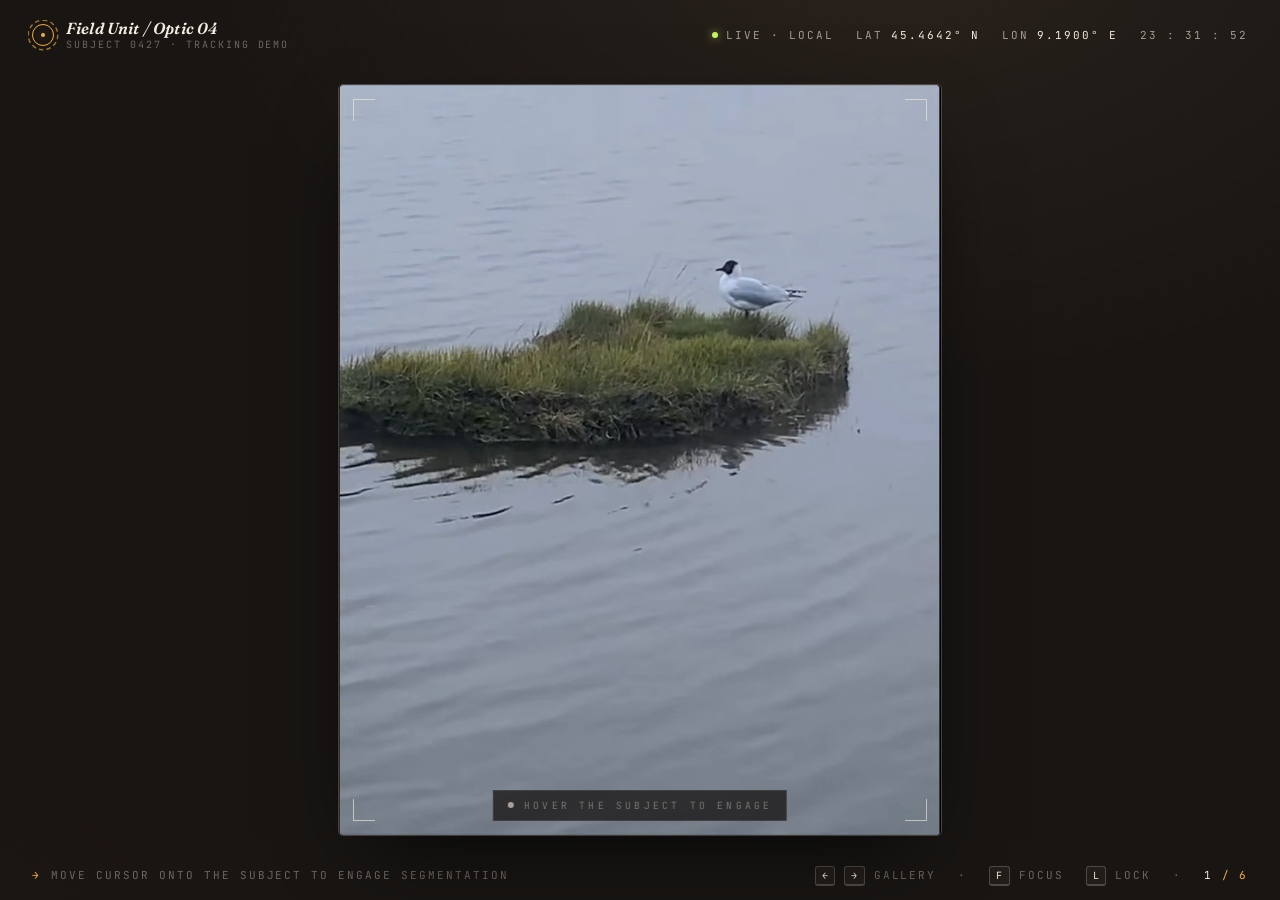
<file: index.html>
<!doctype html>
<html lang="en">
<head>
<meta charset="utf-8" />
<meta name="viewport" content="width=device-width, initial-scale=1, viewport-fit=cover" />
<title>Field Unit · Subject 0427 · Black-headed Gull</title>

<link rel="preconnect" href="https://fonts.googleapis.com" />
<link rel="preconnect" href="https://fonts.gstatic.com" crossorigin />
<link href="https://fonts.googleapis.com/css2?family=Fraunces:ital,opsz,wght@0,9..144,400;0,9..144,600;1,9..144,400;1,9..144,600&family=JetBrains+Mono:wght@300;400;500;600&display=swap" rel="stylesheet" />

<style>
  :root {
    --bg-deep:   #0f0d0c;
    --bg-page:   #181513;
    --bg-rise:   #221d19;
    --glass:     rgba(18, 15, 13, 0.72);
    --glass-2:   rgba(28, 24, 20, 0.55);
    --line:      rgba(244, 237, 224, 0.10);
    --line-hi:   rgba(244, 237, 224, 0.22);
    --ink:       #f4ede0;
    --ink-2:     rgba(244, 237, 224, 0.62);
    --ink-3:     rgba(244, 237, 224, 0.38);
    --amber:     #f5b13c;
    --amber-2:   #ffd07a;
    --amber-glow:rgba(245, 177, 60, 0.45);
    --signal:    #c8f562;
    --crit:      #ff6a4d;

    --display: "Fraunces", "Times New Roman", serif;
    --mono:    "JetBrains Mono", ui-monospace, "SF Mono", Menlo, monospace;

    --ease: cubic-bezier(.22, .61, .36, 1);
    --ease-out: cubic-bezier(.16, 1, .3, 1);

    /* Bird hot-zone in normalized video coordinates (0..1)
       Video is 824x1028. Bird bounding box approx x:510-680 y:215-345 */
    --bird-cx: 71.6%;
    --bird-cy: 27.5%;

    /* Active view aspect ratio — updated by JS when stepping through the gallery */
    --ar-w: 824;
    --ar-h: 1028;
  }

  *, *::before, *::after { box-sizing: border-box; }

  html, body { height: 100%; }

  body {
    margin: 0;
    font-family: var(--mono);
    color: var(--ink);
    background:
      radial-gradient(1200px 800px at 70% -10%, #2a221c 0%, transparent 60%),
      radial-gradient(900px 700px at -10% 110%, #1d1614 0%, transparent 55%),
      var(--bg-page);
    -webkit-font-smoothing: antialiased;
    text-rendering: optimizeLegibility;
    overflow: hidden;
  }

  /* Subtle film grain across whole page */
  body::after {
    content: "";
    position: fixed; inset: 0;
    pointer-events: none;
    background-image: url("data:image/svg+xml;utf8,<svg xmlns='http://www.w3.org/2000/svg' width='240' height='240'><filter id='n'><feTurbulence type='fractalNoise' baseFrequency='0.9' numOctaves='2' stitchTiles='stitch'/><feColorMatrix values='0 0 0 0 0  0 0 0 0 0  0 0 0 0 0  0 0 0 0.55 0'/></filter><rect width='100%' height='100%' filter='url(%23n)'/></svg>");
    opacity: 0.04;
    mix-blend-mode: overlay;
    z-index: 200;
  }

  .page {
    height: 100dvh;
    display: grid;
    grid-template-rows: auto 1fr auto;
    padding: 18px clamp(16px, 3vw, 32px);
    gap: 14px;
  }

  /* ---------- header ---------- */
  .topbar {
    display: flex;
    align-items: center;
    justify-content: space-between;
    gap: 16px;
    font-family: var(--mono);
    font-size: 11px;
    letter-spacing: 0.18em;
    text-transform: uppercase;
    color: var(--ink-2);
  }

  .brand {
    display: flex; align-items: center; gap: 12px;
  }
  .brand-mark {
    width: 22px; height: 22px;
    border: 1px solid var(--amber);
    border-radius: 50%;
    position: relative;
    flex: none;
  }
  .brand-mark::before, .brand-mark::after {
    content: ""; position: absolute; inset: 0;
    border-radius: 50%;
  }
  .brand-mark::before {
    border: 1px dashed rgba(245, 177, 60, 0.6);
    transform: scale(1.55);
    animation: spin 22s linear infinite;
  }
  .brand-mark::after {
    width: 4px; height: 4px;
    background: var(--amber);
    border-radius: 50%;
    inset: auto; left: 50%; top: 50%;
    transform: translate(-50%,-50%);
    box-shadow: 0 0 8px var(--amber-glow);
  }
  @keyframes spin { to { transform: rotate(360deg); } }

  .brand-text { line-height: 1.25; }
  .brand-text strong {
    font-family: var(--display);
    font-style: italic;
    font-weight: 600;
    font-size: 16px;
    letter-spacing: 0.01em;
    color: var(--ink);
    text-transform: none;
    display: block;
  }
  .brand-text span { color: var(--ink-3); font-size: 10px; }

  .top-meta {
    display: flex; align-items: center; gap: 22px;
  }
  .top-meta .pill {
    display: flex; align-items: center; gap: 8px;
  }
  .top-meta .dot {
    width: 6px; height: 6px; border-radius: 50%;
    background: var(--signal);
    box-shadow: 0 0 8px rgba(200, 245, 98, 0.7);
    animation: pulse 1.6s ease-in-out infinite;
  }
  @keyframes pulse {
    0%, 100% { opacity: 1; }
    50% { opacity: 0.35; }
  }
  .top-meta .num { color: var(--ink); font-variant-numeric: tabular-nums; }

  /* ---------- stage / video ---------- */
  .stage {
    position: relative;
    display: grid;
    place-items: center;
    min-height: 0;
  }

  .frame {
    position: relative;
    aspect-ratio: var(--ar-w) / var(--ar-h);
    /* size frame to fit available area while keeping aspect ratio:
       lesser of (available height) and (available width × inverse ratio) */
    height: min(
      calc(100dvh - 56px - 30px - 36px - 28px),     /* viewport - topbar - footer - vert pad - gaps */
      calc((100dvw - 32px) * var(--ar-h) / var(--ar-w))  /* viewport width minus horiz pad, scaled by ratio */
    );
    max-width: 100%;
    background: #000;
    overflow: hidden;
    border-radius: 4px;
    box-shadow:
      0 0 0 1px var(--line-hi),
      0 30px 80px -30px rgba(0,0,0,0.8),
      inset 0 0 60px rgba(0,0,0,0.45);
    cursor: crosshair;
    isolation: isolate;
  }

  /* The image / video layers */
  .layer {
    position: absolute; inset: 0;
    width: 100%; height: 100%;
    object-fit: cover;
    display: block;
    user-select: none;
    -webkit-user-drag: none;
  }
  /* JS toggles which set is active per view */
  .frame.is-image .layer-video { display: none; }
  .frame.is-video .layer-image { display: none; }

  /* Bottom layer: this is the one whose colors invert on hover */
  .layer-invert {
    z-index: 1;
    transition:
      filter 0.55s var(--ease),
      transform 0.6s var(--ease);
  }
  .frame.tracking .layer-invert {
    filter: invert(1) hue-rotate(180deg) saturate(0.55) contrast(1.08) brightness(0.92);
  }

  /* Top layer: same video, masked to the bird silhouette so it stays
     in normal color while the bottom layer is inverted */
  .layer-bird {
    z-index: 2;
    -webkit-mask-image: url("data:image/svg+xml;utf8,<svg xmlns='http://www.w3.org/2000/svg' viewBox='0 0 824 1028' preserveAspectRatio='none'><path fill='white' d='M514 272 Q508 250 528 245 Q540 240 552 241 L553 224 Q562 214 575 216 Q588 220 588 236 Q587 250 591 253 Q616 256 638 268 Q660 279 672 293 Q678 298 666 304 Q638 313 608 317 Q590 320 582 321 L586 344 L572 345 L569 322 Q553 322 540 320 Q522 314 514 302 Q506 285 514 272 Z'/></svg>");
    mask-image: url("data:image/svg+xml;utf8,<svg xmlns='http://www.w3.org/2000/svg' viewBox='0 0 824 1028' preserveAspectRatio='none'><path fill='white' d='M514 272 Q508 250 528 245 Q540 240 552 241 L553 224 Q562 214 575 216 Q588 220 588 236 Q587 250 591 253 Q616 256 638 268 Q660 279 672 293 Q678 298 666 304 Q638 313 608 317 Q590 320 582 321 L586 344 L572 345 L569 322 Q553 322 540 320 Q522 314 514 302 Q506 285 514 272 Z'/></svg>");
    -webkit-mask-size: 100% 100%;
    mask-size: 100% 100%;
    -webkit-mask-repeat: no-repeat;
    mask-repeat: no-repeat;
    opacity: 0;
    transition: opacity 0.45s var(--ease);
    /* Slight glow around the segmentation */
    filter: drop-shadow(0 0 0 transparent);
  }
  .frame.tracking .layer-bird {
    opacity: 1;
    filter: drop-shadow(0 0 6px rgba(245, 177, 60, 0.55));
  }

  /* The visible segmentation outline (drawn separately so it looks like
     a generated AI mask, with dashed amber edges) */
  .seg-outline {
    position: absolute; inset: 0;
    z-index: 3;
    pointer-events: none;
    opacity: 0;
    transition: opacity 0.45s var(--ease);
  }
  .seg-outline path {
    fill: rgba(245, 177, 60, 0.06);
    stroke: var(--amber);
    stroke-width: 1.4;
    stroke-dasharray: 4 4;
    filter: drop-shadow(0 0 4px var(--amber-glow));
    animation: dashflow 18s linear infinite;
  }
  @keyframes dashflow { to { stroke-dashoffset: -200; } }
  .frame.tracking .seg-outline { opacity: 1; }

  /* Scanlines that appear over the inverted area on hover */
  .scanlines {
    position: absolute; inset: 0;
    z-index: 3;
    pointer-events: none;
    background-image: repeating-linear-gradient(
      0deg,
      rgba(245, 177, 60, 0.05) 0px,
      rgba(245, 177, 60, 0.05) 1px,
      transparent 1px,
      transparent 3px
    );
    opacity: 0;
    transition: opacity 0.4s var(--ease);
    mix-blend-mode: screen;
  }
  .frame.tracking .scanlines { opacity: 0.7; }

  /* Frame corner brackets (always faintly visible, sharper on hover) */
  .corners {
    position: absolute; inset: 14px;
    z-index: 4;
    pointer-events: none;
  }
  .corners::before,
  .corners::after,
  .corners > i:first-child,
  .corners > i:last-child {
    content: "";
    position: absolute;
    width: 22px; height: 22px;
    border: 1.5px solid var(--ink-2);
    transition: border-color 0.4s var(--ease), width 0.4s var(--ease), height 0.4s var(--ease);
  }
  .corners::before { top: 0; left: 0; border-right: 0; border-bottom: 0; }
  .corners::after  { top: 0; right: 0; border-left: 0; border-bottom: 0; }
  .corners > i:first-child { bottom: 0; left: 0; border-right: 0; border-top: 0; }
  .corners > i:last-child  { bottom: 0; right: 0; border-left: 0; border-top: 0; }
  .frame.tracking .corners::before,
  .frame.tracking .corners::after,
  .frame.tracking .corners > i:first-child,
  .frame.tracking .corners > i:last-child {
    border-color: var(--amber);
    width: 28px; height: 28px;
  }

  /* "READY" hint pip in the corner — subtle indicator that the system is alive */
  .standby {
    position: absolute;
    bottom: 14px; left: 50%;
    transform: translateX(-50%);
    z-index: 5;
    font-family: var(--mono);
    font-size: 10px;
    letter-spacing: 0.32em;
    text-transform: uppercase;
    color: var(--ink-3);
    background: var(--glass);
    padding: 8px 14px;
    border: 1px solid var(--line);
    backdrop-filter: blur(8px);
    -webkit-backdrop-filter: blur(8px);
    display: flex; align-items: center; gap: 10px;
    transition: opacity 0.3s var(--ease), transform 0.3s var(--ease);
  }
  .standby::before {
    content: "";
    width: 6px; height: 6px; border-radius: 50%;
    background: var(--ink-2);
    animation: blink 2.2s ease-in-out infinite;
  }
  @keyframes blink { 0%, 100% { opacity: 0.3; } 50% { opacity: 1; } }
  .frame.tracking .standby { opacity: 0; transform: translate(-50%, 8px); }

  /* Reticle around the bird */
  .reticle {
    position: absolute;
    left: var(--bird-cx); top: var(--bird-cy);
    transform: translate(-50%, -50%);
    width: 130px; height: 130px;
    z-index: 5;
    pointer-events: none;
    opacity: 0;
    transition: opacity 0.4s var(--ease), width 0.4s var(--ease), height 0.4s var(--ease);
  }
  .frame.tracking .reticle { opacity: 1; }
  .reticle .ring {
    position: absolute; inset: 0;
    border: 1px solid var(--amber);
    border-radius: 50%;
    animation: ringpulse 2.4s ease-in-out infinite;
  }
  .reticle .ring.r2 {
    inset: -18px;
    border-style: dashed;
    border-color: rgba(245, 177, 60, 0.45);
    animation: spin 14s linear infinite;
  }
  @keyframes ringpulse {
    0%, 100% { transform: scale(1);   opacity: 0.9; }
    50%      { transform: scale(1.06); opacity: 0.5; }
  }
  .reticle .tick {
    position: absolute;
    background: var(--amber);
    box-shadow: 0 0 6px var(--amber-glow);
  }
  .reticle .tick.t1 { left: 50%; top: -6px;  width: 1px; height: 8px; transform: translateX(-50%); }
  .reticle .tick.t2 { left: 50%; bottom: -6px; width: 1px; height: 8px; transform: translateX(-50%); }
  .reticle .tick.t3 { top: 50%; left: -6px; width: 8px; height: 1px; transform: translateY(-50%); }
  .reticle .tick.t4 { top: 50%; right: -6px; width: 8px; height: 1px; transform: translateY(-50%); }

  /* ---------- HUD panels ---------- */
  .hud {
    position: absolute;
    z-index: 6;
    background: var(--glass);
    backdrop-filter: blur(14px) saturate(1.2);
    -webkit-backdrop-filter: blur(14px) saturate(1.2);
    border: 1px solid var(--line-hi);
    color: var(--ink);
    opacity: 0;
    pointer-events: none;
    transition: opacity 0.5s var(--ease), transform 0.5s var(--ease-out);
  }
  .frame.tracking .hud { opacity: 1; }

  /* Distance panel — top left */
  .hud-distance {
    top: 18px; left: 18px;
    padding: 14px 16px 12px;
    min-width: 220px;
    transform: translate(-12px, 0);
  }
  .frame.tracking .hud-distance { transform: translate(0, 0); }

  .hud-label {
    display: flex; align-items: center; justify-content: space-between;
    font-size: 10px;
    letter-spacing: 0.32em;
    text-transform: uppercase;
    color: var(--ink-3);
    margin-bottom: 6px;
  }
  .hud-label .right {
    color: var(--amber);
    letter-spacing: 0.14em;
  }
  .hud-distance .value {
    font-family: var(--display);
    font-style: italic;
    font-weight: 600;
    font-size: 44px;
    line-height: 1;
    letter-spacing: -0.01em;
    color: var(--ink);
    display: flex;
    align-items: baseline;
    gap: 6px;
  }
  .hud-distance .value .unit {
    font-family: var(--mono);
    font-style: normal;
    font-size: 13px;
    color: var(--ink-2);
    letter-spacing: 0.1em;
    margin-left: 2px;
  }
  .hud-distance .sub {
    margin-top: 8px;
    display: flex; align-items: center; gap: 10px;
    font-size: 10px; letter-spacing: 0.18em;
    color: var(--ink-3);
    text-transform: uppercase;
  }

  /* Sonar pulse visualization */
  .sonar {
    position: relative;
    width: 100%; height: 36px;
    margin-top: 10px;
    border: 1px solid var(--line);
    background:
      linear-gradient(90deg, rgba(245,177,60,0.08), transparent 60%),
      repeating-linear-gradient(90deg, rgba(244,237,224,0.06) 0 1px, transparent 1px 22px);
    overflow: hidden;
  }
  .sonar::before {
    content: "";
    position: absolute;
    top: 0; left: 0; bottom: 0;
    width: 2px;
    background: var(--amber);
    box-shadow: 0 0 10px var(--amber-glow);
    animation: sonar 2.6s linear infinite;
  }
  @keyframes sonar {
    0% { transform: translateX(0); opacity: 1; }
    85% { opacity: 1; }
    100% { transform: translateX(220px); opacity: 0; }
  }
  .sonar .blip {
    position: absolute;
    top: 50%; left: 70%;
    width: 6px; height: 6px;
    border-radius: 50%;
    background: var(--amber);
    transform: translate(-50%, -50%);
    box-shadow: 0 0 0 0 var(--amber-glow);
    animation: blip 2.6s ease-out infinite;
  }
  @keyframes blip {
    0%, 60% { box-shadow: 0 0 0 0 rgba(245, 177, 60, 0.55); }
    100%    { box-shadow: 0 0 0 14px rgba(245, 177, 60, 0); }
  }

  /* Bird info card — bottom left */
  .hud-bird {
    bottom: 18px; left: 18px;
    padding: 16px 18px 14px;
    min-width: 280px;
    max-width: 60%;
    transform: translate(-12px, 12px);
  }
  .frame.tracking .hud-bird { transform: translate(0, 0); }

  .hud-bird .head {
    display: flex; align-items: baseline; justify-content: space-between;
    gap: 16px;
    border-bottom: 1px solid var(--line);
    padding-bottom: 10px;
    margin-bottom: 10px;
  }
  .hud-bird .head .common {
    font-family: var(--display);
    font-weight: 600;
    font-size: 22px;
    line-height: 1.05;
    letter-spacing: -0.005em;
    color: var(--ink);
  }
  .hud-bird .head .latin {
    font-family: var(--display);
    font-style: italic;
    font-weight: 400;
    font-size: 12px;
    color: var(--ink-2);
    margin-top: 3px;
    letter-spacing: 0.005em;
  }
  .hud-bird .head .conf {
    font-family: var(--mono);
    font-size: 11px;
    letter-spacing: 0.12em;
    color: var(--amber);
    text-align: right;
    white-space: nowrap;
  }
  .hud-bird .head .conf small {
    display: block;
    color: var(--ink-3);
    font-size: 9px;
    letter-spacing: 0.32em;
    margin-bottom: 2px;
  }

  .grid {
    display: grid;
    grid-template-columns: 1fr 1fr;
    gap: 10px 18px;
  }
  .grid .cell {
    display: flex; flex-direction: column; gap: 3px;
  }
  .cell .k {
    font-size: 9.5px;
    letter-spacing: 0.3em;
    text-transform: uppercase;
    color: var(--ink-3);
  }
  .cell .v {
    font-family: var(--display);
    font-size: 14px;
    color: var(--ink);
    letter-spacing: 0.005em;
    font-weight: 500;
  }
  .cell .v em {
    font-style: italic;
    color: var(--ink-2);
    font-weight: 400;
  }

  .behaviour {
    margin-top: 12px;
    padding-top: 10px;
    border-top: 1px dashed var(--line);
    display: flex; align-items: flex-start; gap: 10px;
  }
  .behaviour .tag {
    font-family: var(--mono);
    font-size: 9.5px;
    letter-spacing: 0.28em;
    text-transform: uppercase;
    color: var(--bg-deep);
    background: var(--amber);
    padding: 4px 8px 3px;
    border-radius: 2px;
    flex: none;
    margin-top: 1px;
  }
  .behaviour .desc {
    font-family: var(--display);
    font-style: italic;
    font-size: 13px;
    color: var(--ink);
    line-height: 1.35;
  }

  /* Top-right meta panel: timestamp / REC */
  .hud-meta {
    top: 18px; right: 18px;
    padding: 10px 12px;
    text-align: right;
    transform: translate(12px, 0);
  }
  .frame.tracking .hud-meta { transform: translate(0, 0); }
  .hud-meta .row {
    display: flex; align-items: center; justify-content: flex-end; gap: 8px;
    font-size: 10px; letter-spacing: 0.22em;
    text-transform: uppercase;
    color: var(--ink-2);
  }
  .hud-meta .row + .row { margin-top: 5px; }
  .hud-meta .rec-dot {
    width: 7px; height: 7px; border-radius: 50%;
    background: var(--crit);
    box-shadow: 0 0 8px rgba(255, 106, 77, 0.7);
    animation: blink 1.2s ease-in-out infinite;
  }
  .hud-meta .num {
    font-variant-numeric: tabular-nums;
    color: var(--ink);
    letter-spacing: 0.14em;
  }

  /* Connector line from reticle down to info card */
  .connector {
    position: absolute;
    z-index: 5;
    left: calc(var(--bird-cx) - 65px);
    top: calc(var(--bird-cy) + 28px);
    width: 1px;
    height: 0;
    background: linear-gradient(to bottom, var(--amber), transparent);
    opacity: 0;
    transition: height 0.6s var(--ease) 0.1s, opacity 0.4s var(--ease);
  }
  .frame.tracking .connector {
    height: 28%;
    opacity: 0.75;
  }

  /* ---------- footer ---------- */
  .footer {
    display: flex;
    align-items: center;
    justify-content: space-between;
    gap: 16px;
    font-size: 11px;
    letter-spacing: 0.18em;
    text-transform: uppercase;
    color: var(--ink-3);
  }
  .footer .hint {
    display: flex; align-items: center; gap: 10px;
  }
  .footer .arrow {
    color: var(--amber);
    animation: nudge 2.2s ease-in-out infinite;
  }
  @keyframes nudge {
    0%, 100% { transform: translateX(0); }
    50%      { transform: translateX(4px); }
  }
  .footer .right {
    display: flex; align-items: center; gap: 22px;
  }
  .footer kbd {
    font-family: var(--mono);
    font-size: 10px;
    padding: 2px 6px;
    border: 1px solid var(--line-hi);
    border-bottom-width: 2px;
    border-radius: 3px;
    color: var(--ink);
    background: var(--bg-rise);
    letter-spacing: 0.05em;
  }
  .footer .gallery-pos {
    color: var(--amber);
    font-variant-numeric: tabular-nums;
    letter-spacing: 0.16em;
  }
  .footer .gallery-pos #galleryIdx { color: var(--ink); }

  /* tighter layout on smaller screens */
  @media (max-width: 720px) {
    .page { padding: 12px 14px; gap: 10px; }
    .hud-distance { min-width: 0; padding: 10px 12px 9px; }
    .hud-distance .value { font-size: 32px; }
    .sonar { display: none; }
    .hud-bird { min-width: 0; max-width: calc(100% - 28px); padding: 12px 14px; left: 14px; bottom: 14px; }
    .hud-bird .head .common { font-size: 18px; }
    .hud-bird .head .latin { font-size: 11px; }
    .grid { grid-template-columns: 1fr 1fr; gap: 6px 12px; }
    .cell .v { font-size: 12px; }
    .behaviour .desc { font-size: 12px; }
    .behaviour .tag { font-size: 9px; padding: 3px 7px 2px; }
    .hud-meta { display: none; }
    .hud-distance .hud-label > span:first-child::after { content: ""; }
    .hud-distance { right: 14px; }
    .hud-distance { top: 14px; left: 14px; }
    .hud-distance .value { font-size: 28px; }

    .topbar { font-size: 10px; gap: 10px; }
    .brand-text strong { font-size: 13px; line-height: 1.1; }
    .brand-text span { display: none; }
    .top-meta { gap: 12px; }
    .top-meta .pill:not(:first-child):not(#clock) { display: none; }
    .top-meta .pill#clock { font-size: 10px; }

    .footer { font-size: 10px; gap: 8px; }
    .footer .right { display: none; }

    .reticle { width: 86px; height: 86px; }
    .standby { font-size: 9px; padding: 6px 11px; bottom: 10px; letter-spacing: 0.28em; }
    .corners { inset: 10px; }
  }
</style>
</head>
<body>

<div class="page">

  <!-- ============ HEADER ============ -->
  <header class="topbar">
    <div class="brand">
      <div class="brand-mark" aria-hidden="true"></div>
      <div class="brand-text">
        <strong>Field Unit / Optic 04</strong>
        <span>Subject 0427 · Tracking Demo</span>
      </div>
    </div>
    <div class="top-meta">
      <div class="pill"><span class="dot"></span><span>Live · Local</span></div>
      <div class="pill">Lat <span class="num">45.4642° N</span></div>
      <div class="pill">Lon <span class="num">9.1900° E</span></div>
      <div class="pill" id="clock">— : — : —</div>
    </div>
  </header>

  <!-- ============ STAGE ============ -->
  <main class="stage">
    <div class="frame is-video" id="frame">

      <!-- bottom video — gets the colour inversion on hover -->
      <video class="layer layer-invert layer-video" id="vBg"
             muted playsinline autoplay loop preload="auto" disablepictureinpicture>
        <source src="bird.mp4" type="video/mp4">
        <source src="bird.webm" type="video/webm">
      </video>

      <!-- top video — same source, masked to bird silhouette so the bird stays normal -->
      <video class="layer layer-bird layer-video" id="vBird"
             muted playsinline autoplay loop preload="auto" disablepictureinpicture aria-hidden="true">
        <source src="bird.mp4" type="video/mp4">
        <source src="bird.webm" type="video/webm">
      </video>

      <!-- still-image layers (used when stepping into the gallery via arrow keys) -->
      <img class="layer layer-invert layer-image" id="iBg" alt="" draggable="false">
      <img class="layer layer-bird layer-image" id="iBird" alt="" aria-hidden="true" draggable="false">

      <!-- visible segmentation outline (matches the mask path above) -->
      <svg class="seg-outline" viewBox="0 0 824 1028" preserveAspectRatio="none" aria-hidden="true">
        <path d="M514 272 Q508 250 528 245 Q540 240 552 241 L553 224 Q562 214 575 216 Q588 220 588 236 Q587 250 591 253 Q616 256 638 268 Q660 279 672 293 Q678 298 666 304 Q638 313 608 317 Q590 320 582 321 L586 344 L572 345 L569 322 Q553 322 540 320 Q522 314 514 302 Q506 285 514 272 Z"/>
      </svg>

      <!-- scanline veneer over the inverted area -->
      <div class="scanlines" aria-hidden="true"></div>

      <!-- frame brackets -->
      <div class="corners" aria-hidden="true"><i></i><i></i></div>

      <!-- standby hint (replaced by HUD on hover) -->
      <div class="standby">Hover the subject to engage</div>

      <!-- reticle around the bird -->
      <div class="reticle" aria-hidden="true">
        <div class="ring"></div>
        <div class="ring r2"></div>
        <div class="tick t1"></div>
        <div class="tick t2"></div>
        <div class="tick t3"></div>
        <div class="tick t4"></div>
      </div>

      <!-- thin connector line from subject to info card -->
      <div class="connector" aria-hidden="true"></div>

      <!-- DISTANCE HUD (top left) -->
      <aside class="hud hud-distance" aria-label="Distance to subject">
        <div class="hud-label">
          <span>Distance to subject</span>
          <span class="right"> Vision</span>
        </div>
        <div class="value">
          <span id="distVal">12.4</span><span class="unit">m</span>
        </div>
        <div class="sub">
          <span id="distErr">± 0.18 m</span>
          <span>·</span>
          <span id="distBearing">Bearing 287°</span>
        </div>
        <div class="sonar" aria-hidden="true">
          <div class="blip"></div>
        </div>
      </aside>

      <!-- META HUD (top right) -->
      <aside class="hud hud-meta" aria-label="Capture metadata">
        <div class="row"><span class="rec-dot"></span><span>REC · 4K · 30 fps</span></div>
        <div class="row"><span>ƒ/2.8 · 1/240 · ISO 400</span></div>
        <div class="row"><span>Frame</span><span class="num" id="frameNum">000</span></div>
      </aside>

      <!-- BIRD INFO CARD (bottom left) -->
      <aside class="hud hud-bird" aria-label="Subject information">
        <div class="head">
          <div>
            <div class="common" id="birdCommon">Black-headed Gull</div>
            <div class="latin" id="birdLatin">Chroicocephalus ridibundus</div>
          </div>
          <div class="conf">
            <small>Match</small>
            <span id="birdMatch">97.4</span> %
          </div>
        </div>

        <div class="grid">
          <div class="cell">
            <div class="k">Age</div>
            <div class="v" id="birdAge">Adult <em>· 3–5 yr</em></div>
          </div>
          <div class="cell">
            <div class="k">Sex</div>
            <div class="v" id="birdSex">Male <em>· likely</em></div>
          </div>
          <div class="cell">
            <div class="k">Plumage</div>
            <div class="v" id="birdPlumage">Breeding</div>
          </div>
          <div class="cell">
            <div class="k">Status</div>
            <div class="v" id="birdStatus">Least concern</div>
          </div>
        </div>

        <div class="behaviour">
          <span class="tag">Behaviour</span>
          <div class="desc" id="birdBehaviour">Preening — at rest on a vegetated mid‑channel islet, alert but undisturbed.</div>
        </div>
      </aside>

    </div>
  </main>

  <!-- ============ FOOTER ============ -->
  <footer class="footer">
    <div class="hint">
      <span class="arrow">→</span>
      <span>Move cursor onto the subject to engage segmentation</span>
    </div>
    <div class="right">
      <span><kbd>←</kbd> <kbd>→</kbd> Gallery</span>
      <span>·</span>
      <span><kbd>F</kbd> Focus</span>
      <span><kbd>L</kbd> Lock</span>
      <span>·</span>
      <span class="gallery-pos"><span id="galleryIdx">1</span> / <span id="galleryTot">1</span></span>
    </div>
  </footer>

</div>

<script>
  // ------------------------------------------------------------------
  // Gallery views
  //   View 0 = the original video (Black-headed Gull preening).
  //   Views 1..5 = still images dropped into /assets, each with its own
  //   segmentation mask path (in the image's pixel space), reticle anchor,
  //   hover hot-zone, distance readout, and bird info card.
  // ------------------------------------------------------------------
  const views = [
    {
      type: 'video',
      ar: [824, 1028],
      viewBox: '0 0 824 1028',
      mask: 'M514 272 Q508 250 528 245 Q540 240 552 241 L553 224 Q562 214 575 216 Q588 220 588 236 Q587 250 591 253 Q616 256 638 268 Q660 279 672 293 Q678 298 666 304 Q638 313 608 317 Q590 320 582 321 L586 344 L572 345 L569 322 Q553 322 540 320 Q522 314 514 302 Q506 285 514 272 Z',
      reticle: { cx: '71.6%', cy: '27.5%' },
      zone: { x1: 0.55, y1: 0.21, x2: 0.86, y2: 0.37 },
      distance: 12.4, distError: '± 0.18 m', bearing: 'Bearing 287°',
      info: {
        common: 'Black-headed Gull',
        latin:  'Chroicocephalus ridibundus',
        match:  '97.4',
        age:    ['Adult', '· 3–5 yr'],
        sex:    ['Male', '· likely'],
        plumage:'Breeding',
        status: 'Least concern',
        behaviour: 'Preening — at rest on a vegetated mid‑channel islet, alert but undisturbed.'
      },
      frameId: null  // dynamic counter for the video
    },
    {
      type: 'image',
      src: 'assets/bird-1.jpeg',
      ar: [1080, 1349],
      viewBox: '0 0 1080 1349',
      // Three gulls in flight — top, mid-channel, bottom (compound path)
      mask: 'M 130 290 Q 110 240 160 175 Q 210 140 260 150 Q 285 200 295 240 Q 340 280 360 320 Q 320 365 270 380 Q 210 380 170 360 Q 130 330 130 290 Z M 290 760 Q 290 730 340 720 Q 400 715 460 735 Q 485 755 480 775 Q 440 800 380 800 Q 325 800 300 790 Q 290 780 290 760 Z M 180 1180 Q 200 1090 270 1010 Q 320 970 360 990 Q 380 1040 400 1100 Q 430 1170 480 1220 Q 520 1245 540 1240 Q 470 1250 380 1240 Q 290 1240 220 1230 Q 185 1215 180 1180 Z',
      reticle: { cx: '32%', cy: '20%' },
      zone: { x1: 0.06, y1: 0.04, x2: 0.55, y2: 0.95 },
      distance: 8.7, distError: '± 0.42 m', bearing: 'Bearing 194°',
      info: {
        common: 'Black-headed Gulls',
        latin:  'Chroicocephalus ridibundus',
        match:  '94.1',
        age:    ['Adults', '· 3 individuals'],
        sex:    ['Mixed', '· flock'],
        plumage:'Non-breeding',
        status: 'Least concern',
        behaviour: 'Skim-foraging — synchronised low-pass beneath a graffitied culvert, scanning the water surface for prey.'
      },
      frameId: 'STL · 4827'
    },
    {
      type: 'image',
      src: 'assets/bird-2.png',
      ar: [900, 900],
      viewBox: '0 0 900 900',
      // Peregrine falcon perched, body upright, head at top
      mask: 'M 395 215 Q 378 200 410 192 Q 440 192 458 215 Q 472 250 470 295 Q 470 340 462 380 Q 455 420 438 440 Q 410 452 388 438 Q 370 410 368 370 Q 367 320 372 280 Q 378 240 388 220 Q 392 215 395 215 Z',
      reticle: { cx: '47%', cy: '36%' },
      zone: { x1: 0.32, y1: 0.18, x2: 0.62, y2: 0.62 },
      distance: 24.6, distError: '± 0.31 m', bearing: 'Bearing 052°',
      info: {
        common: 'Peregrine Falcon',
        latin:  'Falco peregrinus',
        match:  '98.8',
        age:    ['Adult', '· >2 yr'],
        sex:    ['Female', '· likely'],
        plumage:'Definitive',
        status: 'Least concern',
        behaviour: 'Plucking — perched on a low branch over avian prey, post-stoop feeding bout.'
      },
      frameId: 'STL · 1102'
    },
    {
      type: 'image',
      src: 'assets/bird-3.png',
      ar: [900, 900],
      viewBox: '0 0 900 900',
      // White-tailed eagle mantling — wings raised over a carcass
      mask: 'M 320 270 Q 305 200 345 145 Q 395 110 440 130 L 445 95 Q 475 70 510 80 Q 540 105 530 145 Q 565 130 605 145 Q 640 165 635 215 Q 620 260 580 270 L 545 280 Q 555 320 540 360 Q 525 400 500 415 Q 470 422 445 405 Q 425 370 422 320 Q 415 290 400 280 Q 360 290 330 285 Q 320 280 320 270 Z',
      reticle: { cx: '52%', cy: '28%' },
      zone: { x1: 0.32, y1: 0.08, x2: 0.74, y2: 0.52 },
      distance: 31.2, distError: '± 0.55 m', bearing: 'Bearing 341°',
      info: {
        common: 'White-tailed Eagle',
        latin:  'Haliaeetus albicilla',
        match:  '95.7',
        age:    ['Adult', '· >5 yr'],
        sex:    ['Unknown', '· monomorphic'],
        plumage:'Definitive',
        status: 'Least concern',
        behaviour: 'Mantling — wings shielding a fresh ungulate carcass; vigilant against scavenger competitors.'
      },
      frameId: 'STL · 0319'
    },
    {
      type: 'image',
      src: 'assets/bird-4.png',
      ar: [900, 900],
      viewBox: '0 0 900 900',
      // Two terns mid-air — top tern wings up, bottom tern stooping
      mask: 'M 270 250 Q 245 195 285 155 Q 325 130 360 155 Q 385 195 395 235 L 425 220 Q 475 205 510 235 Q 500 280 450 295 L 410 310 Q 385 345 350 360 Q 315 365 285 345 Q 268 310 270 250 Z M 320 470 Q 305 420 360 395 Q 410 380 445 405 L 480 390 Q 540 380 590 410 Q 610 455 590 495 Q 545 525 495 520 L 470 545 Q 440 580 400 580 Q 360 575 335 540 Q 318 510 320 470 Z',
      reticle: { cx: '50%', cy: '46%' },
      zone: { x1: 0.18, y1: 0.10, x2: 0.82, y2: 0.78 },
      distance: 16.9, distError: '± 0.27 m', bearing: 'Bearing 102°',
      info: {
        common: 'Sandwich Terns',
        latin:  'Thalasseus sandvicensis',
        match:  '93.2',
        age:    ['Adults', '· pair'],
        sex:    ['Pair', '· ♂ / ♀'],
        plumage:'Breeding',
        status: 'Least concern',
        behaviour: 'Aerial courtship — vertical fish-pass display between paired adults during mate-bonding.'
      },
      frameId: 'STL · 2055'
    },
    {
      type: 'image',
      src: 'assets/image%205977.png',
      ar: [900, 899],
      viewBox: '0 0 900 899',
      // Two barn swallows in mid-air confrontation — left bird with trailing tail, right bird upper-right
      mask: 'M 220 380 Q 180 320 200 270 Q 240 240 290 250 L 280 200 Q 310 170 350 185 Q 380 220 370 270 Q 410 280 420 320 Q 405 350 365 360 L 340 380 Q 310 420 280 470 Q 250 540 220 640 Q 195 720 175 760 Q 165 720 175 640 Q 195 530 230 460 Q 220 420 220 380 Z M 420 280 Q 410 230 450 195 Q 490 175 540 185 L 535 130 Q 560 110 600 120 Q 625 150 615 195 Q 660 200 690 230 Q 700 270 680 305 Q 645 325 605 320 Q 600 360 580 405 Q 550 440 510 450 Q 470 445 445 415 Q 420 380 425 340 Q 415 310 420 280 Z',
      reticle: { cx: '52%', cy: '40%' },
      zone: { x1: 0.10, y1: 0.10, x2: 0.85, y2: 0.85 },
      distance: 4.8, distError: '± 0.09 m', bearing: 'Bearing 218°',
      info: {
        common: 'Barn Swallows',
        latin:  'Hirundo rustica',
        match:  '96.5',
        age:    ['Adults', '· pair'],
        sex:    ['Pair', '· ♂ / ♀'],
        plumage:'Breeding',
        status: 'Least concern',
        behaviour: 'Mid-air confrontation — agonistic encounter, likely territorial display near a nesting site.'
      },
      frameId: 'STL · 5977'
    }
  ];

  // -------- DOM refs --------
  const frame  = document.getElementById('frame');
  const vBg    = document.getElementById('vBg');
  const vBird  = document.getElementById('vBird');
  const iBg    = document.getElementById('iBg');
  const iBird  = document.getElementById('iBird');
  const segOutline = document.querySelector('.seg-outline');
  const segPath    = segOutline.querySelector('path');

  const distVal = document.getElementById('distVal');
  const distErr = document.getElementById('distErr');
  const distBearing = document.getElementById('distBearing');
  const birdCommon  = document.getElementById('birdCommon');
  const birdLatin   = document.getElementById('birdLatin');
  const birdMatch   = document.getElementById('birdMatch');
  const birdAge     = document.getElementById('birdAge');
  const birdSex     = document.getElementById('birdSex');
  const birdPlumage = document.getElementById('birdPlumage');
  const birdStatus  = document.getElementById('birdStatus');
  const birdBehaviour = document.getElementById('birdBehaviour');
  const galleryIdx  = document.getElementById('galleryIdx');
  const galleryTot  = document.getElementById('galleryTot');
  const frameNumEl  = document.getElementById('frameNum');

  galleryTot.textContent = views.length;

  // -------- video sync --------
  function tryPlay(v){ const p = v.play(); if (p) p.catch(()=>{}); }
  [vBg, vBird].forEach(v => {
    v.addEventListener('loadedmetadata', () => tryPlay(v));
    v.addEventListener('canplay',        () => tryPlay(v));
  });
  function syncLoop(){
    if (!vBg.paused && !vBird.paused) {
      const drift = Math.abs(vBg.currentTime - vBird.currentTime);
      if (drift > 0.06) vBird.currentTime = vBg.currentTime;
    }
    requestAnimationFrame(syncLoop);
  }
  requestAnimationFrame(syncLoop);
  vBg.addEventListener('pause', () => vBird.pause());
  vBg.addEventListener('play',  () => tryPlay(vBird));

  // -------- view application --------
  let activeZone = views[0].zone;
  let activeView = views[0];
  let currentIdx = 0;

  function maskUrl(viewBox, path){
    const svg = `<svg xmlns='http://www.w3.org/2000/svg' viewBox='${viewBox}' preserveAspectRatio='none'><path fill='white' d='${path}'/></svg>`;
    return `url("data:image/svg+xml;utf8,${encodeURIComponent(svg)}")`;
  }

  function applyView(idx){
    const v = views[idx];
    activeView = v;
    activeZone = v.zone;
    currentIdx = idx;

    // reset hover/track state on switch
    frame.classList.remove('tracking');

    // aspect ratio + reticle anchor as CSS variables
    frame.style.setProperty('--ar-w', v.ar[0]);
    frame.style.setProperty('--ar-h', v.ar[1]);
    frame.style.setProperty('--bird-cx', v.reticle.cx);
    frame.style.setProperty('--bird-cy', v.reticle.cy);

    // mask on the bird layer (both video & image, only one is visible)
    const url = maskUrl(v.viewBox, v.mask);
    [vBird, iBird].forEach(el => {
      el.style.webkitMaskImage = url;
      el.style.maskImage = url;
    });

    // visible amber outline
    segOutline.setAttribute('viewBox', v.viewBox);
    segPath.setAttribute('d', v.mask);

    // toggle which layer pair is showing
    if (v.type === 'video') {
      frame.classList.add('is-video');
      frame.classList.remove('is-image');
      tryPlay(vBg); tryPlay(vBird);
    } else {
      frame.classList.add('is-image');
      frame.classList.remove('is-video');
      vBg.pause(); vBird.pause();
      iBg.src   = v.src;
      iBird.src = v.src;
    }

    // HUD info
    distVal.textContent = v.distance.toFixed(1);
    distErr.textContent = v.distError;
    distBearing.textContent = v.bearing;

    birdCommon.textContent = v.info.common;
    birdLatin.textContent  = v.info.latin;
    birdMatch.textContent  = v.info.match;
    birdAge.innerHTML      = `${v.info.age[0]} <em>${v.info.age[1]}</em>`;
    birdSex.innerHTML      = `${v.info.sex[0]} <em>${v.info.sex[1]}</em>`;
    birdPlumage.textContent= v.info.plumage;
    birdStatus.textContent = v.info.status;
    birdBehaviour.textContent = v.info.behaviour;

    // frame counter: dynamic for video, static label for stills
    if (v.frameId) frameNumEl.textContent = v.frameId;

    // gallery position
    galleryIdx.textContent = idx + 1;
  }

  // -------- pointer / touch handling --------
  const isTouch = 'ontouchstart' in window || navigator.maxTouchPoints > 0;

  function setTracking(on){ frame.classList.toggle('tracking', on); }

  function inZone(clientX, clientY){
    const r = frame.getBoundingClientRect();
    const x = (clientX - r.left) / r.width;
    const y = (clientY - r.top)  / r.height;
    const z = activeZone;
    return { inside: x >= z.x1 && x <= z.x2 && y >= z.y1 && y <= z.y2, x, y };
  }

  function modulateDistance(x, y){
    const z = activeZone;
    const cxn = (z.x1 + z.x2) / 2;
    const cyn = (z.y1 + z.y2) / 2;
    const d = Math.hypot(x - cxn, y - cyn);
    distVal.textContent = (activeView.distance + (d * 6 - 0.4)).toFixed(1);
  }

  if (isTouch) {
    let toggled = false;
    frame.addEventListener('touchstart', (e) => {
      const t = e.touches[0];
      const z = inZone(t.clientX, t.clientY);
      if (z.inside) {
        toggled = !toggled;
        setTracking(toggled);
        if (toggled) modulateDistance(z.x, z.y);
      } else if (toggled) {
        toggled = false;
        setTracking(false);
      }
    }, { passive: true });

    const sb = document.querySelector('.standby');
    if (sb) sb.textContent = 'Tap the subject to engage';
    const hint = document.querySelector('.footer .hint span:last-child');
    if (hint) hint.textContent = 'Tap the subject to engage segmentation';
  } else {
    frame.addEventListener('mousemove', (e) => {
      const z = inZone(e.clientX, e.clientY);
      setTracking(z.inside);
      if (z.inside) modulateDistance(z.x, z.y);
    });
    frame.addEventListener('mouseleave', () => setTracking(false));
  }

  // -------- live readouts: clock & frame counter --------
  const clockEl = document.getElementById('clock');
  function tick(){
    const d = new Date();
    const pad = n => String(n).padStart(2, '0');
    clockEl.textContent =
      pad(d.getHours()) + ' : ' + pad(d.getMinutes()) + ' : ' + pad(d.getSeconds());
  }
  tick(); setInterval(tick, 1000);

  function frameTick(){
    if (activeView.type === 'video' && !vBg.paused && vBg.duration) {
      const f = Math.floor(vBg.currentTime * 30) % 1000;
      frameNumEl.textContent = String(f).padStart(3, '0');
    }
    requestAnimationFrame(frameTick);
  }
  requestAnimationFrame(frameTick);

  // -------- keyboard: F/L holdovers, ←/→ for gallery --------
  document.addEventListener('keydown', (e) => {
    if (e.key === 'ArrowLeft' || e.key === 'ArrowRight') {
      const dir = e.key === 'ArrowRight' ? 1 : -1;
      const next = (currentIdx + dir + views.length) % views.length;
      applyView(next);
      e.preventDefault();
      return;
    }
    if (e.key.toLowerCase() === 'f') setTracking(true);
    if (e.key.toLowerCase() === 'l') frame.classList.toggle('tracking');
  });

  // -------- init --------
  applyView(0);
</script>

</body>
</html>
</file>
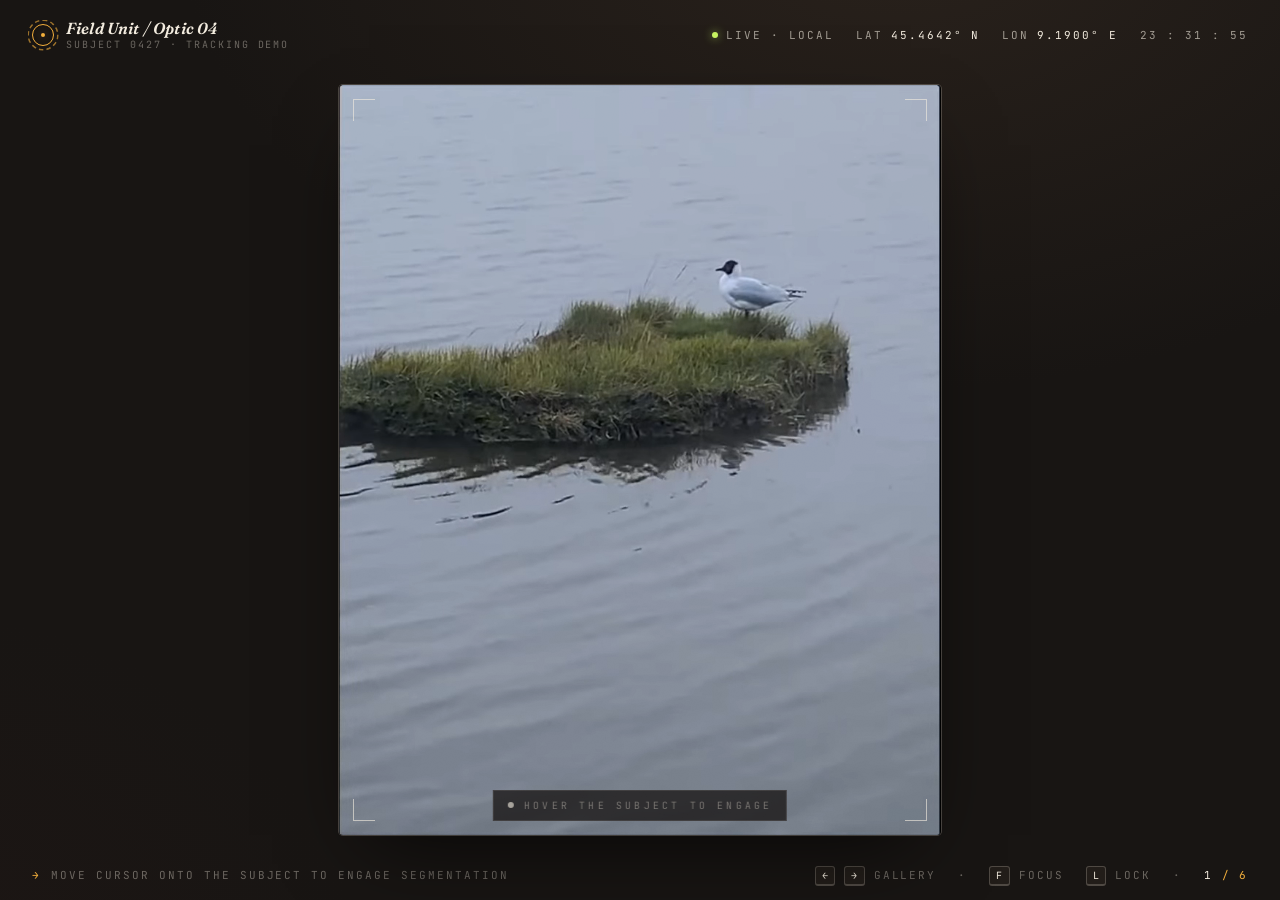
<file: Camera/index.html>
<!doctype html>
<html lang="en">
<head>
<meta charset="utf-8" />
<meta name="viewport" content="width=device-width, initial-scale=1, viewport-fit=cover" />
<title>Field Unit · Subject 0427 · Black-headed Gull</title>

<link rel="preconnect" href="https://fonts.googleapis.com" />
<link rel="preconnect" href="https://fonts.gstatic.com" crossorigin />
<link href="https://fonts.googleapis.com/css2?family=Fraunces:ital,opsz,wght@0,9..144,400;0,9..144,600;1,9..144,400;1,9..144,600&family=JetBrains+Mono:wght@300;400;500;600&display=swap" rel="stylesheet" />

<style>
  :root {
    --bg-deep:   #0f0d0c;
    --bg-page:   #181513;
    --bg-rise:   #221d19;
    --glass:     rgba(18, 15, 13, 0.72);
    --glass-2:   rgba(28, 24, 20, 0.55);
    --line:      rgba(244, 237, 224, 0.10);
    --line-hi:   rgba(244, 237, 224, 0.22);
    --ink:       #f4ede0;
    --ink-2:     rgba(244, 237, 224, 0.62);
    --ink-3:     rgba(244, 237, 224, 0.38);
    --amber:     #f5b13c;
    --amber-2:   #ffd07a;
    --amber-glow:rgba(245, 177, 60, 0.45);
    --signal:    #c8f562;
    --crit:      #ff6a4d;

    --display: "Fraunces", "Times New Roman", serif;
    --mono:    "JetBrains Mono", ui-monospace, "SF Mono", Menlo, monospace;

    --ease: cubic-bezier(.22, .61, .36, 1);
    --ease-out: cubic-bezier(.16, 1, .3, 1);

    /* Bird hot-zone in normalized video coordinates (0..1)
       Video is 824x1028. Bird bounding box approx x:510-680 y:215-345 */
    --bird-cx: 71.6%;
    --bird-cy: 27.5%;

    /* Active view aspect ratio — updated by JS when stepping through the gallery */
    --ar-w: 824;
    --ar-h: 1028;
  }

  *, *::before, *::after { box-sizing: border-box; }

  html, body { height: 100%; }

  body {
    margin: 0;
    font-family: var(--mono);
    color: var(--ink);
    background:
      radial-gradient(1200px 800px at 70% -10%, #2a221c 0%, transparent 60%),
      radial-gradient(900px 700px at -10% 110%, #1d1614 0%, transparent 55%),
      var(--bg-page);
    -webkit-font-smoothing: antialiased;
    text-rendering: optimizeLegibility;
    overflow: hidden;
  }

  /* Subtle film grain across whole page */
  body::after {
    content: "";
    position: fixed; inset: 0;
    pointer-events: none;
    background-image: url("data:image/svg+xml;utf8,<svg xmlns='http://www.w3.org/2000/svg' width='240' height='240'><filter id='n'><feTurbulence type='fractalNoise' baseFrequency='0.9' numOctaves='2' stitchTiles='stitch'/><feColorMatrix values='0 0 0 0 0  0 0 0 0 0  0 0 0 0 0  0 0 0 0.55 0'/></filter><rect width='100%' height='100%' filter='url(%23n)'/></svg>");
    opacity: 0.04;
    mix-blend-mode: overlay;
    z-index: 200;
  }

  .page {
    height: 100dvh;
    display: grid;
    grid-template-rows: auto 1fr auto;
    padding: 18px clamp(16px, 3vw, 32px);
    gap: 14px;
  }

  /* ---------- header ---------- */
  .topbar {
    display: flex;
    align-items: center;
    justify-content: space-between;
    gap: 16px;
    font-family: var(--mono);
    font-size: 11px;
    letter-spacing: 0.18em;
    text-transform: uppercase;
    color: var(--ink-2);
  }

  .brand {
    display: flex; align-items: center; gap: 12px;
  }
  .brand-mark {
    width: 22px; height: 22px;
    border: 1px solid var(--amber);
    border-radius: 50%;
    position: relative;
    flex: none;
  }
  .brand-mark::before, .brand-mark::after {
    content: ""; position: absolute; inset: 0;
    border-radius: 50%;
  }
  .brand-mark::before {
    border: 1px dashed rgba(245, 177, 60, 0.6);
    transform: scale(1.55);
    animation: spin 22s linear infinite;
  }
  .brand-mark::after {
    width: 4px; height: 4px;
    background: var(--amber);
    border-radius: 50%;
    inset: auto; left: 50%; top: 50%;
    transform: translate(-50%,-50%);
    box-shadow: 0 0 8px var(--amber-glow);
  }
  @keyframes spin { to { transform: rotate(360deg); } }

  .brand-text { line-height: 1.25; }
  .brand-text strong {
    font-family: var(--display);
    font-style: italic;
    font-weight: 600;
    font-size: 16px;
    letter-spacing: 0.01em;
    color: var(--ink);
    text-transform: none;
    display: block;
  }
  .brand-text span { color: var(--ink-3); font-size: 10px; }

  .top-meta {
    display: flex; align-items: center; gap: 22px;
  }
  .top-meta .pill {
    display: flex; align-items: center; gap: 8px;
  }
  .top-meta .dot {
    width: 6px; height: 6px; border-radius: 50%;
    background: var(--signal);
    box-shadow: 0 0 8px rgba(200, 245, 98, 0.7);
    animation: pulse 1.6s ease-in-out infinite;
  }
  @keyframes pulse {
    0%, 100% { opacity: 1; }
    50% { opacity: 0.35; }
  }
  .top-meta .num { color: var(--ink); font-variant-numeric: tabular-nums; }

  /* ---------- stage / video ---------- */
  .stage {
    position: relative;
    display: grid;
    place-items: center;
    min-height: 0;
  }

  .frame {
    position: relative;
    aspect-ratio: var(--ar-w) / var(--ar-h);
    /* size frame to fit available area while keeping aspect ratio:
       lesser of (available height) and (available width × inverse ratio) */
    height: min(
      calc(100dvh - 56px - 30px - 36px - 28px),     /* viewport - topbar - footer - vert pad - gaps */
      calc((100dvw - 32px) * var(--ar-h) / var(--ar-w))  /* viewport width minus horiz pad, scaled by ratio */
    );
    max-width: 100%;
    background: #000;
    overflow: hidden;
    border-radius: 4px;
    box-shadow:
      0 0 0 1px var(--line-hi),
      0 30px 80px -30px rgba(0,0,0,0.8),
      inset 0 0 60px rgba(0,0,0,0.45);
    cursor: crosshair;
    isolation: isolate;
    /* Horizontal gestures on the frame are owned by the swipe-nav handler;
       vertical ones still pass through to the browser (no scroll anyway,
       but the declaration keeps gesture intent unambiguous on mobile). */
    touch-action: pan-y;
  }

  /* The image / video layers */
  .layer {
    position: absolute; inset: 0;
    width: 100%; height: 100%;
    object-fit: cover;
    display: block;
    user-select: none;
    -webkit-user-drag: none;
  }
  /* JS toggles which set is active per view */
  .frame.is-image .layer-video { display: none; }
  .frame.is-video .layer-image { display: none; }

  /* Bottom layer: this is the one whose colors invert on hover */
  .layer-invert {
    z-index: 1;
    transition:
      filter 0.55s var(--ease),
      transform 0.6s var(--ease);
  }
  .frame.tracking .layer-invert {
    filter: invert(1) hue-rotate(180deg) saturate(0.55) contrast(1.08) brightness(0.92);
  }

  /* Top layer: same video, masked to the bird silhouette so it stays
     in normal color while the bottom layer is inverted */
  .layer-bird {
    z-index: 2;
    -webkit-mask-image: url("data:image/svg+xml;utf8,<svg xmlns='http://www.w3.org/2000/svg' viewBox='0 0 824 1028' preserveAspectRatio='none'><path fill='white' d='M514 272 Q508 250 528 245 Q540 240 552 241 L553 224 Q562 214 575 216 Q588 220 588 236 Q587 250 591 253 Q616 256 638 268 Q660 279 672 293 Q678 298 666 304 Q638 313 608 317 Q590 320 582 321 L586 344 L572 345 L569 322 Q553 322 540 320 Q522 314 514 302 Q506 285 514 272 Z'/></svg>");
    mask-image: url("data:image/svg+xml;utf8,<svg xmlns='http://www.w3.org/2000/svg' viewBox='0 0 824 1028' preserveAspectRatio='none'><path fill='white' d='M514 272 Q508 250 528 245 Q540 240 552 241 L553 224 Q562 214 575 216 Q588 220 588 236 Q587 250 591 253 Q616 256 638 268 Q660 279 672 293 Q678 298 666 304 Q638 313 608 317 Q590 320 582 321 L586 344 L572 345 L569 322 Q553 322 540 320 Q522 314 514 302 Q506 285 514 272 Z'/></svg>");
    -webkit-mask-size: 100% 100%;
    mask-size: 100% 100%;
    -webkit-mask-repeat: no-repeat;
    mask-repeat: no-repeat;
    opacity: 0;
    transition: opacity 0.45s var(--ease);
    /* Slight glow around the segmentation */
    filter: drop-shadow(0 0 0 transparent);
  }
  .frame.tracking .layer-bird {
    opacity: 1;
    filter: drop-shadow(0 0 6px rgba(245, 177, 60, 0.55));
  }

  /* The visible segmentation outline (drawn separately so it looks like
     a generated AI mask, with dashed amber edges) */
  .seg-outline {
    position: absolute; inset: 0;
    z-index: 3;
    pointer-events: none;
    opacity: 0;
    transition: opacity 0.45s var(--ease);
  }
  .seg-outline path {
    fill: rgba(245, 177, 60, 0.06);
    stroke: var(--amber);
    stroke-width: 1.4;
    stroke-dasharray: 4 4;
    filter: drop-shadow(0 0 4px var(--amber-glow));
    animation: dashflow 18s linear infinite;
  }
  @keyframes dashflow { to { stroke-dashoffset: -200; } }
  .frame.tracking .seg-outline { opacity: 1; }

  /* Scanlines that appear over the inverted area on hover */
  .scanlines {
    position: absolute; inset: 0;
    z-index: 3;
    pointer-events: none;
    background-image: repeating-linear-gradient(
      0deg,
      rgba(245, 177, 60, 0.05) 0px,
      rgba(245, 177, 60, 0.05) 1px,
      transparent 1px,
      transparent 3px
    );
    opacity: 0;
    transition: opacity 0.4s var(--ease);
    mix-blend-mode: screen;
  }
  .frame.tracking .scanlines { opacity: 0.7; }

  /* Frame corner brackets (always faintly visible, sharper on hover) */
  .corners {
    position: absolute; inset: 14px;
    z-index: 4;
    pointer-events: none;
  }
  .corners::before,
  .corners::after,
  .corners > i:first-child,
  .corners > i:last-child {
    content: "";
    position: absolute;
    width: 22px; height: 22px;
    border: 1.5px solid var(--ink-2);
    transition: border-color 0.4s var(--ease), width 0.4s var(--ease), height 0.4s var(--ease);
  }
  .corners::before { top: 0; left: 0; border-right: 0; border-bottom: 0; }
  .corners::after  { top: 0; right: 0; border-left: 0; border-bottom: 0; }
  .corners > i:first-child { bottom: 0; left: 0; border-right: 0; border-top: 0; }
  .corners > i:last-child  { bottom: 0; right: 0; border-left: 0; border-top: 0; }
  .frame.tracking .corners::before,
  .frame.tracking .corners::after,
  .frame.tracking .corners > i:first-child,
  .frame.tracking .corners > i:last-child {
    border-color: var(--amber);
    width: 28px; height: 28px;
  }

  /* "READY" hint pip in the corner — subtle indicator that the system is alive */
  .standby {
    position: absolute;
    bottom: 14px; left: 50%;
    transform: translateX(-50%);
    z-index: 5;
    font-family: var(--mono);
    font-size: 10px;
    letter-spacing: 0.32em;
    text-transform: uppercase;
    color: var(--ink-3);
    background: var(--glass);
    padding: 8px 14px;
    border: 1px solid var(--line);
    backdrop-filter: blur(8px);
    -webkit-backdrop-filter: blur(8px);
    display: flex; align-items: center; gap: 10px;
    transition: opacity 0.3s var(--ease), transform 0.3s var(--ease);
  }
  .standby::before {
    content: "";
    width: 6px; height: 6px; border-radius: 50%;
    background: var(--ink-2);
    animation: blink 2.2s ease-in-out infinite;
  }
  @keyframes blink { 0%, 100% { opacity: 0.3; } 50% { opacity: 1; } }
  .frame.tracking .standby { opacity: 0; transform: translate(-50%, 8px); }

  /* Reticle around the bird */
  .reticle {
    position: absolute;
    left: var(--bird-cx); top: var(--bird-cy);
    transform: translate(-50%, -50%);
    width: 130px; height: 130px;
    z-index: 5;
    pointer-events: none;
    opacity: 0;
    transition: opacity 0.4s var(--ease), width 0.4s var(--ease), height 0.4s var(--ease);
  }
  .frame.tracking .reticle { opacity: 1; }
  .reticle .ring {
    position: absolute; inset: 0;
    border: 1px solid var(--amber);
    border-radius: 50%;
    animation: ringpulse 2.4s ease-in-out infinite;
  }
  .reticle .ring.r2 {
    inset: -18px;
    border-style: dashed;
    border-color: rgba(245, 177, 60, 0.45);
    animation: spin 14s linear infinite;
  }
  @keyframes ringpulse {
    0%, 100% { transform: scale(1);   opacity: 0.9; }
    50%      { transform: scale(1.06); opacity: 0.5; }
  }
  .reticle .tick {
    position: absolute;
    background: var(--amber);
    box-shadow: 0 0 6px var(--amber-glow);
  }
  .reticle .tick.t1 { left: 50%; top: -6px;  width: 1px; height: 8px; transform: translateX(-50%); }
  .reticle .tick.t2 { left: 50%; bottom: -6px; width: 1px; height: 8px; transform: translateX(-50%); }
  .reticle .tick.t3 { top: 50%; left: -6px; width: 8px; height: 1px; transform: translateY(-50%); }
  .reticle .tick.t4 { top: 50%; right: -6px; width: 8px; height: 1px; transform: translateY(-50%); }

  /* ---------- HUD panels ---------- */
  .hud {
    position: absolute;
    z-index: 6;
    background: var(--glass);
    backdrop-filter: blur(14px) saturate(1.2);
    -webkit-backdrop-filter: blur(14px) saturate(1.2);
    border: 1px solid var(--line-hi);
    color: var(--ink);
    opacity: 0;
    pointer-events: none;
    transition: opacity 0.5s var(--ease), transform 0.5s var(--ease-out);
  }
  .frame.tracking .hud { opacity: 1; }

  /* Distance panel — top left */
  .hud-distance {
    top: 18px; left: 18px;
    padding: 14px 16px 12px;
    min-width: 220px;
    transform: translate(-12px, 0);
  }
  .frame.tracking .hud-distance { transform: translate(0, 0); }

  .hud-label {
    display: flex; align-items: center; justify-content: space-between;
    font-size: 10px;
    letter-spacing: 0.32em;
    text-transform: uppercase;
    color: var(--ink-3);
    margin-bottom: 6px;
  }
  .hud-label .right {
    color: var(--amber);
    letter-spacing: 0.14em;
  }
  .hud-distance .value {
    font-family: var(--display);
    font-style: italic;
    font-weight: 600;
    font-size: 44px;
    line-height: 1;
    letter-spacing: -0.01em;
    color: var(--ink);
    display: flex;
    align-items: baseline;
    gap: 6px;
  }
  .hud-distance .value .unit {
    font-family: var(--mono);
    font-style: normal;
    font-size: 13px;
    color: var(--ink-2);
    letter-spacing: 0.1em;
    margin-left: 2px;
  }
  .hud-distance .sub {
    margin-top: 8px;
    display: flex; align-items: center; gap: 10px;
    font-size: 10px; letter-spacing: 0.18em;
    color: var(--ink-3);
    text-transform: uppercase;
  }

  /* Sonar pulse visualization */
  .sonar {
    position: relative;
    width: 100%; height: 36px;
    margin-top: 10px;
    border: 1px solid var(--line);
    background:
      linear-gradient(90deg, rgba(245,177,60,0.08), transparent 60%),
      repeating-linear-gradient(90deg, rgba(244,237,224,0.06) 0 1px, transparent 1px 22px);
    overflow: hidden;
  }
  .sonar::before {
    content: "";
    position: absolute;
    top: 0; left: 0; bottom: 0;
    width: 2px;
    background: var(--amber);
    box-shadow: 0 0 10px var(--amber-glow);
    animation: sonar 2.6s linear infinite;
  }
  @keyframes sonar {
    0% { transform: translateX(0); opacity: 1; }
    85% { opacity: 1; }
    100% { transform: translateX(220px); opacity: 0; }
  }
  .sonar .blip {
    position: absolute;
    top: 50%; left: 70%;
    width: 6px; height: 6px;
    border-radius: 50%;
    background: var(--amber);
    transform: translate(-50%, -50%);
    box-shadow: 0 0 0 0 var(--amber-glow);
    animation: blip 2.6s ease-out infinite;
  }
  @keyframes blip {
    0%, 60% { box-shadow: 0 0 0 0 rgba(245, 177, 60, 0.55); }
    100%    { box-shadow: 0 0 0 14px rgba(245, 177, 60, 0); }
  }

  /* Bird info card — bottom left */
  .hud-bird {
    bottom: 18px; left: 18px;
    padding: 16px 18px 14px;
    min-width: 280px;
    max-width: 60%;
    transform: translate(-12px, 12px);
  }
  .frame.tracking .hud-bird { transform: translate(0, 0); }

  .hud-bird .head {
    display: flex; align-items: baseline; justify-content: space-between;
    gap: 16px;
    border-bottom: 1px solid var(--line);
    padding-bottom: 10px;
    margin-bottom: 10px;
  }
  .hud-bird .head .common {
    font-family: var(--display);
    font-weight: 600;
    font-size: 22px;
    line-height: 1.05;
    letter-spacing: -0.005em;
    color: var(--ink);
  }
  .hud-bird .head .latin {
    font-family: var(--display);
    font-style: italic;
    font-weight: 400;
    font-size: 12px;
    color: var(--ink-2);
    margin-top: 3px;
    letter-spacing: 0.005em;
  }
  .hud-bird .head .conf {
    font-family: var(--mono);
    font-size: 11px;
    letter-spacing: 0.12em;
    color: var(--amber);
    text-align: right;
    white-space: nowrap;
  }
  .hud-bird .head .conf small {
    display: block;
    color: var(--ink-3);
    font-size: 9px;
    letter-spacing: 0.32em;
    margin-bottom: 2px;
  }

  .grid {
    display: grid;
    grid-template-columns: 1fr 1fr;
    gap: 10px 18px;
  }
  .grid .cell {
    display: flex; flex-direction: column; gap: 3px;
  }
  .cell .k {
    font-size: 9.5px;
    letter-spacing: 0.3em;
    text-transform: uppercase;
    color: var(--ink-3);
  }
  .cell .v {
    font-family: var(--display);
    font-size: 14px;
    color: var(--ink);
    letter-spacing: 0.005em;
    font-weight: 500;
  }
  .cell .v em {
    font-style: italic;
    color: var(--ink-2);
    font-weight: 400;
  }

  .behaviour {
    margin-top: 12px;
    padding-top: 10px;
    border-top: 1px dashed var(--line);
    display: flex; align-items: flex-start; gap: 10px;
  }
  .behaviour .tag {
    font-family: var(--mono);
    font-size: 9.5px;
    letter-spacing: 0.28em;
    text-transform: uppercase;
    color: var(--bg-deep);
    background: var(--amber);
    padding: 4px 8px 3px;
    border-radius: 2px;
    flex: none;
    margin-top: 1px;
  }
  .behaviour .desc {
    font-family: var(--display);
    font-style: italic;
    font-size: 13px;
    color: var(--ink);
    line-height: 1.35;
  }

  /* Top-right meta panel: timestamp / REC */
  .hud-meta {
    top: 18px; right: 18px;
    padding: 10px 12px;
    text-align: right;
    transform: translate(12px, 0);
  }
  .frame.tracking .hud-meta { transform: translate(0, 0); }
  .hud-meta .row {
    display: flex; align-items: center; justify-content: flex-end; gap: 8px;
    font-size: 10px; letter-spacing: 0.22em;
    text-transform: uppercase;
    color: var(--ink-2);
  }
  .hud-meta .row + .row { margin-top: 5px; }
  .hud-meta .rec-dot {
    width: 7px; height: 7px; border-radius: 50%;
    background: var(--crit);
    box-shadow: 0 0 8px rgba(255, 106, 77, 0.7);
    animation: blink 1.2s ease-in-out infinite;
  }
  .hud-meta .num {
    font-variant-numeric: tabular-nums;
    color: var(--ink);
    letter-spacing: 0.14em;
  }

  /* Connector line from reticle down to info card */
  .connector {
    position: absolute;
    z-index: 5;
    left: calc(var(--bird-cx) - 65px);
    top: calc(var(--bird-cy) + 28px);
    width: 1px;
    height: 0;
    background: linear-gradient(to bottom, var(--amber), transparent);
    opacity: 0;
    transition: height 0.6s var(--ease) 0.1s, opacity 0.4s var(--ease);
  }
  .frame.tracking .connector {
    height: 28%;
    opacity: 0.75;
  }

  /* ---------- footer ---------- */
  .footer {
    display: flex;
    align-items: center;
    justify-content: space-between;
    gap: 16px;
    font-size: 11px;
    letter-spacing: 0.18em;
    text-transform: uppercase;
    color: var(--ink-3);
  }
  .footer .hint {
    display: flex; align-items: center; gap: 10px;
  }
  .footer .arrow {
    color: var(--amber);
    animation: nudge 2.2s ease-in-out infinite;
  }
  @keyframes nudge {
    0%, 100% { transform: translateX(0); }
    50%      { transform: translateX(4px); }
  }
  .footer .right {
    display: flex; align-items: center; gap: 22px;
  }
  .footer kbd {
    font-family: var(--mono);
    font-size: 10px;
    padding: 2px 6px;
    border: 1px solid var(--line-hi);
    border-bottom-width: 2px;
    border-radius: 3px;
    color: var(--ink);
    background: var(--bg-rise);
    letter-spacing: 0.05em;
  }
  .footer .gallery-pos {
    color: var(--amber);
    font-variant-numeric: tabular-nums;
    letter-spacing: 0.16em;
  }
  .footer .gallery-pos #galleryIdx { color: var(--ink); }

  /* tighter layout on smaller screens */
  @media (max-width: 720px) {
    .page { padding: 12px 14px; gap: 10px; }
    .hud-distance { min-width: 0; padding: 10px 12px 9px; }
    .hud-distance .value { font-size: 32px; }
    .sonar { display: none; }
    .hud-bird { min-width: 0; max-width: calc(100% - 28px); padding: 12px 14px; left: 14px; bottom: 14px; }
    .hud-bird .head .common { font-size: 18px; }
    .hud-bird .head .latin { font-size: 11px; }
    .grid { grid-template-columns: 1fr 1fr; gap: 6px 12px; }
    .cell .v { font-size: 12px; }
    .behaviour .desc { font-size: 12px; }
    .behaviour .tag { font-size: 9px; padding: 3px 7px 2px; }
    .hud-meta { display: none; }
    .hud-distance .hud-label > span:first-child::after { content: ""; }
    .hud-distance { right: 14px; }
    .hud-distance { top: 14px; left: 14px; }
    .hud-distance .value { font-size: 28px; }

    .topbar { font-size: 10px; gap: 10px; }
    .brand-text strong { font-size: 13px; line-height: 1.1; }
    .brand-text span { display: none; }
    .top-meta { gap: 12px; }
    .top-meta .pill:not(:first-child):not(#clock) { display: none; }
    .top-meta .pill#clock { font-size: 10px; }

    .footer { font-size: 10px; gap: 8px; }
    .footer .right { display: none; }

    .reticle { width: 86px; height: 86px; }
    .standby { font-size: 9px; padding: 6px 11px; bottom: 10px; letter-spacing: 0.28em; }
    .corners { inset: 10px; }
  }
</style>
</head>
<body>

<div class="page">

  <!-- ============ HEADER ============ -->
  <header class="topbar">
    <div class="brand">
      <div class="brand-mark" aria-hidden="true"></div>
      <div class="brand-text">
        <strong>Field Unit / Optic 04</strong>
        <span>Subject 0427 · Tracking Demo</span>
      </div>
    </div>
    <div class="top-meta">
      <div class="pill"><span class="dot"></span><span>Live · Local</span></div>
      <div class="pill">Lat <span class="num">45.4642° N</span></div>
      <div class="pill">Lon <span class="num">9.1900° E</span></div>
      <div class="pill" id="clock">— : — : —</div>
    </div>
  </header>

  <!-- ============ STAGE ============ -->
  <main class="stage">
    <div class="frame is-video" id="frame">

      <!-- bottom video — gets the colour inversion on hover -->
      <video class="layer layer-invert layer-video" id="vBg"
             muted playsinline autoplay loop preload="auto" disablepictureinpicture>
        <source src="bird.mp4" type="video/mp4">
        <source src="bird.webm" type="video/webm">
      </video>

      <!-- top video — same source, masked to bird silhouette so the bird stays normal -->
      <video class="layer layer-bird layer-video" id="vBird"
             muted playsinline autoplay loop preload="auto" disablepictureinpicture aria-hidden="true">
        <source src="bird.mp4" type="video/mp4">
        <source src="bird.webm" type="video/webm">
      </video>

      <!-- still-image layers (used when stepping into the gallery via arrow keys) -->
      <img class="layer layer-invert layer-image" id="iBg" alt="" draggable="false">
      <img class="layer layer-bird layer-image" id="iBird" alt="" aria-hidden="true" draggable="false">

      <!-- visible segmentation outline (matches the mask path above) -->
      <svg class="seg-outline" viewBox="0 0 824 1028" preserveAspectRatio="none" aria-hidden="true">
        <path d="M514 272 Q508 250 528 245 Q540 240 552 241 L553 224 Q562 214 575 216 Q588 220 588 236 Q587 250 591 253 Q616 256 638 268 Q660 279 672 293 Q678 298 666 304 Q638 313 608 317 Q590 320 582 321 L586 344 L572 345 L569 322 Q553 322 540 320 Q522 314 514 302 Q506 285 514 272 Z"/>
      </svg>

      <!-- scanline veneer over the inverted area -->
      <div class="scanlines" aria-hidden="true"></div>

      <!-- frame brackets -->
      <div class="corners" aria-hidden="true"><i></i><i></i></div>

      <!-- standby hint (replaced by HUD on hover) -->
      <div class="standby">Hover the subject to engage</div>

      <!-- reticle around the bird -->
      <div class="reticle" aria-hidden="true">
        <div class="ring"></div>
        <div class="ring r2"></div>
        <div class="tick t1"></div>
        <div class="tick t2"></div>
        <div class="tick t3"></div>
        <div class="tick t4"></div>
      </div>

      <!-- thin connector line from subject to info card -->
      <div class="connector" aria-hidden="true"></div>

      <!-- DISTANCE HUD (top left) -->
      <aside class="hud hud-distance" aria-label="Distance to subject">
        <div class="hud-label">
          <span>Distance to subject</span>
          <span class="right"> Vision</span>
        </div>
        <div class="value">
          <span id="distVal">12.4</span><span class="unit">m</span>
        </div>
        <div class="sub">
          <span id="distErr">± 0.18 m</span>
          <span>·</span>
          <span id="distBearing">Bearing 287°</span>
        </div>
        <div class="sonar" aria-hidden="true">
          <div class="blip"></div>
        </div>
      </aside>

      <!-- META HUD (top right) -->
      <aside class="hud hud-meta" aria-label="Capture metadata">
        <div class="row"><span class="rec-dot"></span><span>REC · 4K · 30 fps</span></div>
        <div class="row"><span>ƒ/2.8 · 1/240 · ISO 400</span></div>
        <div class="row"><span>Frame</span><span class="num" id="frameNum">000</span></div>
      </aside>

      <!-- BIRD INFO CARD (bottom left) -->
      <aside class="hud hud-bird" aria-label="Subject information">
        <div class="head">
          <div>
            <div class="common" id="birdCommon">Black-headed Gull</div>
            <div class="latin" id="birdLatin">Chroicocephalus ridibundus</div>
          </div>
          <div class="conf">
            <small>Match</small>
            <span id="birdMatch">97.4</span> %
          </div>
        </div>

        <div class="grid">
          <div class="cell">
            <div class="k">Age</div>
            <div class="v" id="birdAge">Adult <em>· 3–5 yr</em></div>
          </div>
          <div class="cell">
            <div class="k">Sex</div>
            <div class="v" id="birdSex">Male <em>· likely</em></div>
          </div>
          <div class="cell">
            <div class="k">Plumage</div>
            <div class="v" id="birdPlumage">Breeding</div>
          </div>
          <div class="cell">
            <div class="k">Status</div>
            <div class="v" id="birdStatus">Least concern</div>
          </div>
        </div>

        <div class="behaviour">
          <span class="tag">Behaviour</span>
          <div class="desc" id="birdBehaviour">Preening — at rest on a vegetated mid‑channel islet, alert but undisturbed.</div>
        </div>
      </aside>

    </div>
  </main>

  <!-- ============ FOOTER ============ -->
  <footer class="footer">
    <div class="hint">
      <span class="arrow">→</span>
      <span>Move cursor onto the subject to engage segmentation</span>
    </div>
    <div class="right">
      <span><kbd>←</kbd> <kbd>→</kbd> Gallery</span>
      <span>·</span>
      <span><kbd>F</kbd> Focus</span>
      <span><kbd>L</kbd> Lock</span>
      <span>·</span>
      <span class="gallery-pos"><span id="galleryIdx">1</span> / <span id="galleryTot">1</span></span>
    </div>
  </footer>

</div>

<script>
  // ------------------------------------------------------------------
  // Gallery views
  //   View 0 = the original video (Black-headed Gull preening).
  //   Views 1..5 = still images dropped into /assets, each with its own
  //   segmentation mask path (in the image's pixel space), reticle anchor,
  //   hover hot-zone, distance readout, and bird info card.
  // ------------------------------------------------------------------
  const views = [
    {
      type: 'video',
      ar: [824, 1028],
      viewBox: '0 0 824 1028',
      mask: 'M514 272 Q508 250 528 245 Q540 240 552 241 L553 224 Q562 214 575 216 Q588 220 588 236 Q587 250 591 253 Q616 256 638 268 Q660 279 672 293 Q678 298 666 304 Q638 313 608 317 Q590 320 582 321 L586 344 L572 345 L569 322 Q553 322 540 320 Q522 314 514 302 Q506 285 514 272 Z',
      reticle: { cx: '71.6%', cy: '27.5%' },
      zone: { x1: 0.55, y1: 0.21, x2: 0.86, y2: 0.37 },
      distance: 12.4, distError: '± 0.18 m', bearing: 'Bearing 287°',
      info: {
        common: 'Black-headed Gull',
        latin:  'Chroicocephalus ridibundus',
        match:  '97.4',
        age:    ['Adult', '· 3–5 yr'],
        sex:    ['Male', '· likely'],
        plumage:'Breeding',
        status: 'Least concern',
        behaviour: 'Preening — at rest on a vegetated mid‑channel islet, alert but undisturbed.'
      },
      frameId: null  // dynamic counter for the video
    },
    {
      type: 'image',
      src: 'assets/bird-1.jpeg',
      ar: [1080, 1349],
      viewBox: '0 0 1080 1349',
      // Three gulls in flight — top, mid-channel, bottom (compound path)
      mask: 'M 130 290 Q 110 240 160 175 Q 210 140 260 150 Q 285 200 295 240 Q 340 280 360 320 Q 320 365 270 380 Q 210 380 170 360 Q 130 330 130 290 Z M 290 760 Q 290 730 340 720 Q 400 715 460 735 Q 485 755 480 775 Q 440 800 380 800 Q 325 800 300 790 Q 290 780 290 760 Z M 180 1180 Q 200 1090 270 1010 Q 320 970 360 990 Q 380 1040 400 1100 Q 430 1170 480 1220 Q 520 1245 540 1240 Q 470 1250 380 1240 Q 290 1240 220 1230 Q 185 1215 180 1180 Z',
      reticle: { cx: '32%', cy: '20%' },
      zone: { x1: 0.06, y1: 0.04, x2: 0.55, y2: 0.95 },
      distance: 8.7, distError: '± 0.42 m', bearing: 'Bearing 194°',
      info: {
        common: 'Black-headed Gulls',
        latin:  'Chroicocephalus ridibundus',
        match:  '94.1',
        age:    ['Adults', '· 3 individuals'],
        sex:    ['Mixed', '· flock'],
        plumage:'Non-breeding',
        status: 'Least concern',
        behaviour: 'Skim-foraging — synchronised low-pass beneath a graffitied culvert, scanning the water surface for prey.'
      },
      frameId: 'STL · 4827'
    },
    {
      type: 'image',
      src: 'assets/bird-2.png',
      ar: [900, 900],
      viewBox: '0 0 900 900',
      // Peregrine falcon perched, body upright, head at top
      mask: 'M 395 215 Q 378 200 410 192 Q 440 192 458 215 Q 472 250 470 295 Q 470 340 462 380 Q 455 420 438 440 Q 410 452 388 438 Q 370 410 368 370 Q 367 320 372 280 Q 378 240 388 220 Q 392 215 395 215 Z',
      reticle: { cx: '47%', cy: '36%' },
      zone: { x1: 0.32, y1: 0.18, x2: 0.62, y2: 0.62 },
      distance: 24.6, distError: '± 0.31 m', bearing: 'Bearing 052°',
      info: {
        common: 'Peregrine Falcon',
        latin:  'Falco peregrinus',
        match:  '98.8',
        age:    ['Adult', '· >2 yr'],
        sex:    ['Female', '· likely'],
        plumage:'Definitive',
        status: 'Least concern',
        behaviour: 'Plucking — perched on a low branch over avian prey, post-stoop feeding bout.'
      },
      frameId: 'STL · 1102'
    },
    {
      type: 'image',
      src: 'assets/bird-3.png',
      ar: [900, 900],
      viewBox: '0 0 900 900',
      // White-tailed eagle mantling — wings raised over a carcass
      mask: 'M 320 270 Q 305 200 345 145 Q 395 110 440 130 L 445 95 Q 475 70 510 80 Q 540 105 530 145 Q 565 130 605 145 Q 640 165 635 215 Q 620 260 580 270 L 545 280 Q 555 320 540 360 Q 525 400 500 415 Q 470 422 445 405 Q 425 370 422 320 Q 415 290 400 280 Q 360 290 330 285 Q 320 280 320 270 Z',
      reticle: { cx: '52%', cy: '28%' },
      zone: { x1: 0.32, y1: 0.08, x2: 0.74, y2: 0.52 },
      distance: 31.2, distError: '± 0.55 m', bearing: 'Bearing 341°',
      info: {
        common: 'White-tailed Eagle',
        latin:  'Haliaeetus albicilla',
        match:  '95.7',
        age:    ['Adult', '· >5 yr'],
        sex:    ['Unknown', '· monomorphic'],
        plumage:'Definitive',
        status: 'Least concern',
        behaviour: 'Mantling — wings shielding a fresh ungulate carcass; vigilant against scavenger competitors.'
      },
      frameId: 'STL · 0319'
    },
    {
      type: 'image',
      src: 'assets/bird-4.png',
      ar: [900, 900],
      viewBox: '0 0 900 900',
      // Two terns mid-air — top tern wings up, bottom tern stooping
      mask: 'M 270 250 Q 245 195 285 155 Q 325 130 360 155 Q 385 195 395 235 L 425 220 Q 475 205 510 235 Q 500 280 450 295 L 410 310 Q 385 345 350 360 Q 315 365 285 345 Q 268 310 270 250 Z M 320 470 Q 305 420 360 395 Q 410 380 445 405 L 480 390 Q 540 380 590 410 Q 610 455 590 495 Q 545 525 495 520 L 470 545 Q 440 580 400 580 Q 360 575 335 540 Q 318 510 320 470 Z',
      reticle: { cx: '50%', cy: '46%' },
      zone: { x1: 0.18, y1: 0.10, x2: 0.82, y2: 0.78 },
      distance: 16.9, distError: '± 0.27 m', bearing: 'Bearing 102°',
      info: {
        common: 'Sandwich Terns',
        latin:  'Thalasseus sandvicensis',
        match:  '93.2',
        age:    ['Adults', '· pair'],
        sex:    ['Pair', '· ♂ / ♀'],
        plumage:'Breeding',
        status: 'Least concern',
        behaviour: 'Aerial courtship — vertical fish-pass display between paired adults during mate-bonding.'
      },
      frameId: 'STL · 2055'
    },
    {
      type: 'image',
      src: 'assets/image%205977.png',
      ar: [900, 899],
      viewBox: '0 0 900 899',
      // Two barn swallows in mid-air confrontation — left bird with trailing tail, right bird upper-right
      mask: 'M 220 380 Q 180 320 200 270 Q 240 240 290 250 L 280 200 Q 310 170 350 185 Q 380 220 370 270 Q 410 280 420 320 Q 405 350 365 360 L 340 380 Q 310 420 280 470 Q 250 540 220 640 Q 195 720 175 760 Q 165 720 175 640 Q 195 530 230 460 Q 220 420 220 380 Z M 420 280 Q 410 230 450 195 Q 490 175 540 185 L 535 130 Q 560 110 600 120 Q 625 150 615 195 Q 660 200 690 230 Q 700 270 680 305 Q 645 325 605 320 Q 600 360 580 405 Q 550 440 510 450 Q 470 445 445 415 Q 420 380 425 340 Q 415 310 420 280 Z',
      reticle: { cx: '52%', cy: '40%' },
      zone: { x1: 0.10, y1: 0.10, x2: 0.85, y2: 0.85 },
      distance: 4.8, distError: '± 0.09 m', bearing: 'Bearing 218°',
      info: {
        common: 'Barn Swallows',
        latin:  'Hirundo rustica',
        match:  '96.5',
        age:    ['Adults', '· pair'],
        sex:    ['Pair', '· ♂ / ♀'],
        plumage:'Breeding',
        status: 'Least concern',
        behaviour: 'Mid-air confrontation — agonistic encounter, likely territorial display near a nesting site.'
      },
      frameId: 'STL · 5977'
    }
  ];

  // -------- DOM refs --------
  const frame  = document.getElementById('frame');
  const vBg    = document.getElementById('vBg');
  const vBird  = document.getElementById('vBird');
  const iBg    = document.getElementById('iBg');
  const iBird  = document.getElementById('iBird');
  const segOutline = document.querySelector('.seg-outline');
  const segPath    = segOutline.querySelector('path');

  const distVal = document.getElementById('distVal');
  const distErr = document.getElementById('distErr');
  const distBearing = document.getElementById('distBearing');
  const birdCommon  = document.getElementById('birdCommon');
  const birdLatin   = document.getElementById('birdLatin');
  const birdMatch   = document.getElementById('birdMatch');
  const birdAge     = document.getElementById('birdAge');
  const birdSex     = document.getElementById('birdSex');
  const birdPlumage = document.getElementById('birdPlumage');
  const birdStatus  = document.getElementById('birdStatus');
  const birdBehaviour = document.getElementById('birdBehaviour');
  const galleryIdx  = document.getElementById('galleryIdx');
  const galleryTot  = document.getElementById('galleryTot');
  const frameNumEl  = document.getElementById('frameNum');

  galleryTot.textContent = views.length;

  // -------- video sync --------
  function tryPlay(v){ const p = v.play(); if (p) p.catch(()=>{}); }
  [vBg, vBird].forEach(v => {
    v.addEventListener('loadedmetadata', () => tryPlay(v));
    v.addEventListener('canplay',        () => tryPlay(v));
  });
  function syncLoop(){
    if (!vBg.paused && !vBird.paused) {
      const drift = Math.abs(vBg.currentTime - vBird.currentTime);
      if (drift > 0.06) vBird.currentTime = vBg.currentTime;
    }
    requestAnimationFrame(syncLoop);
  }
  requestAnimationFrame(syncLoop);
  vBg.addEventListener('pause', () => vBird.pause());
  vBg.addEventListener('play',  () => tryPlay(vBird));

  // -------- view application --------
  let activeZone = views[0].zone;
  let activeView = views[0];
  let currentIdx = 0;

  function maskUrl(viewBox, path){
    const svg = `<svg xmlns='http://www.w3.org/2000/svg' viewBox='${viewBox}' preserveAspectRatio='none'><path fill='white' d='${path}'/></svg>`;
    return `url("data:image/svg+xml;utf8,${encodeURIComponent(svg)}")`;
  }

  function applyView(idx){
    const v = views[idx];
    activeView = v;
    activeZone = v.zone;
    currentIdx = idx;

    // reset hover/track state on switch
    frame.classList.remove('tracking');

    // aspect ratio + reticle anchor as CSS variables
    frame.style.setProperty('--ar-w', v.ar[0]);
    frame.style.setProperty('--ar-h', v.ar[1]);
    frame.style.setProperty('--bird-cx', v.reticle.cx);
    frame.style.setProperty('--bird-cy', v.reticle.cy);

    // mask on the bird layer (both video & image, only one is visible)
    const url = maskUrl(v.viewBox, v.mask);
    [vBird, iBird].forEach(el => {
      el.style.webkitMaskImage = url;
      el.style.maskImage = url;
    });

    // visible amber outline
    segOutline.setAttribute('viewBox', v.viewBox);
    segPath.setAttribute('d', v.mask);

    // toggle which layer pair is showing
    if (v.type === 'video') {
      frame.classList.add('is-video');
      frame.classList.remove('is-image');
      tryPlay(vBg); tryPlay(vBird);
    } else {
      frame.classList.add('is-image');
      frame.classList.remove('is-video');
      vBg.pause(); vBird.pause();
      iBg.src   = v.src;
      iBird.src = v.src;
    }

    // HUD info
    distVal.textContent = v.distance.toFixed(1);
    distErr.textContent = v.distError;
    distBearing.textContent = v.bearing;

    birdCommon.textContent = v.info.common;
    birdLatin.textContent  = v.info.latin;
    birdMatch.textContent  = v.info.match;
    birdAge.innerHTML      = `${v.info.age[0]} <em>${v.info.age[1]}</em>`;
    birdSex.innerHTML      = `${v.info.sex[0]} <em>${v.info.sex[1]}</em>`;
    birdPlumage.textContent= v.info.plumage;
    birdStatus.textContent = v.info.status;
    birdBehaviour.textContent = v.info.behaviour;

    // frame counter: dynamic for video, static label for stills
    if (v.frameId) frameNumEl.textContent = v.frameId;

    // gallery position
    galleryIdx.textContent = idx + 1;
  }

  // -------- pointer / touch handling --------
  const isTouch = 'ontouchstart' in window || navigator.maxTouchPoints > 0;

  function setTracking(on){ frame.classList.toggle('tracking', on); }

  function inZone(clientX, clientY){
    const r = frame.getBoundingClientRect();
    const x = (clientX - r.left) / r.width;
    const y = (clientY - r.top)  / r.height;
    const z = activeZone;
    return { inside: x >= z.x1 && x <= z.x2 && y >= z.y1 && y <= z.y2, x, y };
  }

  function modulateDistance(x, y){
    const z = activeZone;
    const cxn = (z.x1 + z.x2) / 2;
    const cyn = (z.y1 + z.y2) / 2;
    const d = Math.hypot(x - cxn, y - cyn);
    distVal.textContent = (activeView.distance + (d * 6 - 0.4)).toFixed(1);
  }

  if (isTouch) {
    // Touch input: one gesture handler that disambiguates between a tap
    // (toggle tracking on the subject) and a horizontal swipe (navigate
    // through the gallery — the desktop ←/→ shortcut, gestured).
    let toggled = false;
    let startX = 0, startY = 0, startT = 0, moved = false;
    const SWIPE_PX        = 40;   // min horizontal travel to count as a swipe
    const SWIPE_MAX_MS    = 600;  // anything slower is treated as a drag
    const SWIPE_DOMINANCE = 1.2;  // horizontal must exceed vertical by this ratio
    const MOVE_TOL_PX     = 8;    // travel above this means it's no longer a tap

    frame.addEventListener('touchstart', (e) => {
      const t = e.touches[0];
      startX = t.clientX;
      startY = t.clientY;
      startT = e.timeStamp;
      moved  = false;
    }, { passive: true });

    frame.addEventListener('touchmove', (e) => {
      const t = e.touches[0];
      if (Math.hypot(t.clientX - startX, t.clientY - startY) > MOVE_TOL_PX) {
        moved = true;
      }
    }, { passive: true });

    frame.addEventListener('touchend', (e) => {
      const t  = e.changedTouches[0];
      const dx = t.clientX - startX;
      const dy = t.clientY - startY;
      const dt = e.timeStamp - startT;
      const absDx = Math.abs(dx), absDy = Math.abs(dy);

      // Horizontal swipe -> change view. Swipe-left advances, swipe-right
      // goes back (mirrors the spatial intuition of a card stack).
      if (dt < SWIPE_MAX_MS && absDx > SWIPE_PX && absDx > absDy * SWIPE_DOMINANCE) {
        const dir = dx < 0 ? 1 : -1;
        const next = (currentIdx + dir + views.length) % views.length;
        // applyView() clears the `tracking` class; mirror it locally so the
        // next tap re-engages from a known state.
        toggled = false;
        applyView(next);
        return;
      }

      // Tap — only count it if the finger barely moved.
      if (moved) return;
      const z = inZone(t.clientX, t.clientY);
      if (z.inside) {
        toggled = !toggled;
        setTracking(toggled);
        if (toggled) modulateDistance(z.x, z.y);
      } else if (toggled) {
        toggled = false;
        setTracking(false);
      }
    }, { passive: true });

    const sb = document.querySelector('.standby');
    if (sb) sb.textContent = 'Tap subject · swipe ← → gallery';
    const hint = document.querySelector('.footer .hint span:last-child');
    if (hint) hint.textContent = 'Tap to engage · swipe ← → for gallery';
  } else {
    frame.addEventListener('mousemove', (e) => {
      const z = inZone(e.clientX, e.clientY);
      setTracking(z.inside);
      if (z.inside) modulateDistance(z.x, z.y);
    });
    frame.addEventListener('mouseleave', () => setTracking(false));
  }

  // -------- live readouts: clock & frame counter --------
  const clockEl = document.getElementById('clock');
  function tick(){
    const d = new Date();
    const pad = n => String(n).padStart(2, '0');
    clockEl.textContent =
      pad(d.getHours()) + ' : ' + pad(d.getMinutes()) + ' : ' + pad(d.getSeconds());
  }
  tick(); setInterval(tick, 1000);

  function frameTick(){
    if (activeView.type === 'video' && !vBg.paused && vBg.duration) {
      const f = Math.floor(vBg.currentTime * 30) % 1000;
      frameNumEl.textContent = String(f).padStart(3, '0');
    }
    requestAnimationFrame(frameTick);
  }
  requestAnimationFrame(frameTick);

  // -------- keyboard: F/L holdovers, ←/→ for gallery --------
  document.addEventListener('keydown', (e) => {
    if (e.key === 'ArrowLeft' || e.key === 'ArrowRight') {
      const dir = e.key === 'ArrowRight' ? 1 : -1;
      const next = (currentIdx + dir + views.length) % views.length;
      applyView(next);
      e.preventDefault();
      return;
    }
    if (e.key.toLowerCase() === 'f') setTracking(true);
    if (e.key.toLowerCase() === 'l') frame.classList.toggle('tracking');
  });

  // -------- init --------
  applyView(0);
</script>

</body>
</html>
</file>
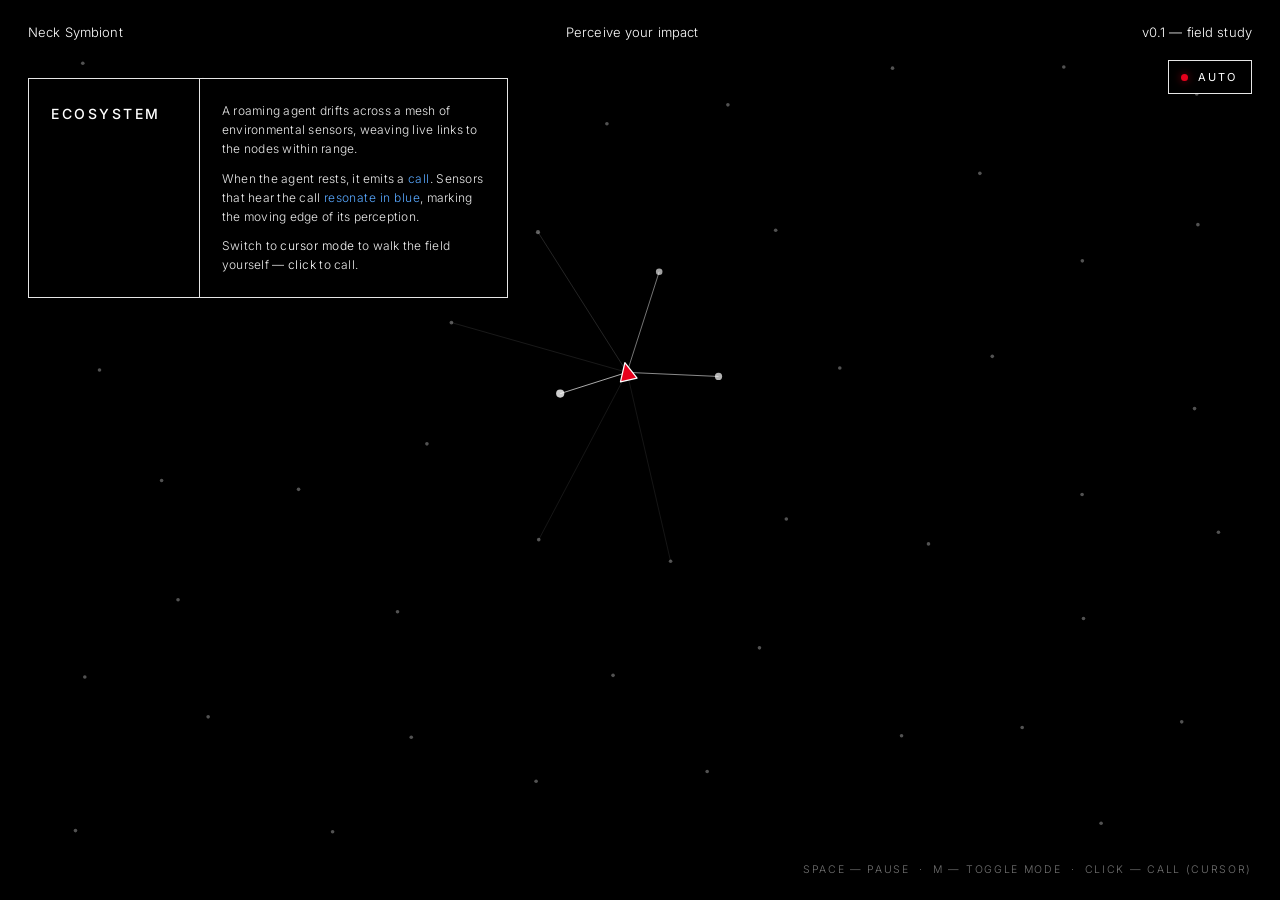
<file: environment/index.html>
<!DOCTYPE html>
<html lang="en">
<head>
<meta charset="UTF-8" />
<meta
  name="viewport"
  content="width=device-width, initial-scale=1.0, viewport-fit=cover"
/>
<title>Neck Symbiont</title>
<link rel="preconnect" href="https://fonts.googleapis.com">
<link rel="preconnect" href="https://fonts.gstatic.com" crossorigin>
<link href="https://fonts.googleapis.com/css2?family=Inter:wght@300;400;500&display=swap" rel="stylesheet">
<style>
  * { box-sizing: border-box; margin: 0; padding: 0; }

  html, body {
    width: 100%;
    height: 100%;
    background: #000;
    color: #fff;
    overflow: hidden;
    font-family: 'Inter', 'Helvetica Neue', Arial, sans-serif;
    font-weight: 300;
    -webkit-font-smoothing: antialiased;
    -moz-osx-font-smoothing: grayscale;
  }

  body.cursor-mode { cursor: none; }
  body.cursor-mode .mode-toggle { cursor: pointer; }

  canvas {
    display: block;
    position: fixed;
    inset: 0;
    width: 100vw;
    height: 100vh;
  }

  .ui {
    position: fixed;
    inset: 0;
    pointer-events: none;
    z-index: 2;
  }

  .header {
    position: absolute;
    top: 24px;
    left: 0;
    right: 0;
    display: flex;
    justify-content: space-between;
    align-items: center;
    padding: 0 28px;
    font-size: 13px;
    font-weight: 300;
    letter-spacing: 0.01em;
    color: #fff;
  }

  .header .center { text-align: center; flex: 1; }
  .header .right  { text-align: right; }

  .panel {
    position: absolute;
    top: 78px;
    left: 28px;
    width: 480px;
    border: 1px solid rgba(255, 255, 255, 0.9);
    background: #000;
    display: grid;
    grid-template-columns: 170px 1fr;
  }

  .panel .cell {
    padding: 22px 22px;
    font-size: 11.5px;
    letter-spacing: 0.05em;
    color: #fff;
    line-height: 1.6;
  }

  .panel .label {
    font-size: 14px;
    letter-spacing: 0.18em;
    font-weight: 500;
    text-transform: uppercase;
    display: flex;
    align-items: flex-start;
    padding-top: 24px;
  }

  .panel .body {
    border-left: 1px solid rgba(255, 255, 255, 0.9);
    text-transform: none;
    letter-spacing: 0.02em;
    font-size: 12px;
    color: rgba(255, 255, 255, 0.92);
  }

  .panel .body p + p { margin-top: 10px; }
  .panel .body em {
    font-style: normal;
    color: #fff;
    letter-spacing: 0.04em;
  }
  .panel .body .accent-blue { color: #58A8FF; }
  .panel .body .accent-red  { color: #E8001C; }

  .mode-toggle {
    position: absolute;
    top: 60px;
    right: 28px;
    background: #000;
    border: 1px solid rgba(255, 255, 255, 0.9);
    color: #fff;
    font-family: inherit;
    font-weight: 400;
    font-size: 11px;
    letter-spacing: 0.18em;
    text-transform: uppercase;
    padding: 9px 14px 9px 12px;
    display: inline-flex;
    align-items: center;
    gap: 10px;
    cursor: pointer;
    pointer-events: auto;
    transition: background 0.15s ease;
  }
  .mode-toggle:hover { background: rgba(255, 255, 255, 0.08); }

  .mode-toggle .indicator {
    width: 7px; height: 7px;
    border-radius: 50%;
    background: #E8001C;
    box-shadow: 0 0 8px rgba(232, 0, 28, 0.6);
  }
  .mode-toggle.cursor .indicator {
    background: #58A8FF;
    box-shadow: 0 0 8px rgba(88, 168, 255, 0.6);
  }

  .footer-hint {
    position: absolute;
    bottom: 24px;
    right: 28px;
    font-size: 10.5px;
    letter-spacing: 0.16em;
    text-transform: uppercase;
    color: rgba(255, 255, 255, 0.45);
  }

  .paused-indicator {
    position: absolute;
    bottom: 24px;
    left: 28px;
    font-size: 10.5px;
    letter-spacing: 0.16em;
    text-transform: uppercase;
    color: rgba(255, 255, 255, 0.6);
    opacity: 0;
    transition: opacity 0.2s ease;
  }
  .paused-indicator.visible { opacity: 1; }

  /* ── Mobile (≤ 640px) ────────────────────────────────────────────────
     - Panel/header shrink to fit the viewport.
     - Mode toggle, footer hint, and the "cursor mode" line are removed:
       on mobile we only run Auto mode (no cursor / click-to-call).         */
  @media (max-width: 640px) {
    .header {
      top: max(12px, env(safe-area-inset-top));
      padding: 0 14px;
      font-size: 11px;
    }
    /* Two-line top bar gets crowded on phones — drop the center tagline. */
    .header .center { display: none; }
    .header .right  { font-size: 10.5px; opacity: 0.75; }

    .panel {
      top: max(48px, calc(env(safe-area-inset-top) + 36px));
      left: 14px;
      right: 14px;
      width: auto;                   /* fill available width */
      grid-template-columns: 92px 1fr;
    }
    .panel .cell      { padding: 12px 12px; font-size: 11px; line-height: 1.5; }
    .panel .label     { padding-top: 14px; font-size: 11.5px; letter-spacing: 0.14em; }
    .panel .body      { font-size: 11px; }
    .panel .body p + p { margin-top: 7px; }
    .desktop-only      { display: none; }

    /* Cursor mode is unreachable on mobile. */
    .mode-toggle       { display: none; }
    .footer-hint       { display: none; }

    .paused-indicator {
      left: 14px;
      bottom: max(14px, env(safe-area-inset-bottom));
    }
  }
</style>
</head>
<body>
  <canvas id="stage"></canvas>

  <div class="ui">
    <div class="header">
      <div class="left">Neck Symbiont</div>
      <div class="center">Perceive your impact</div>
      <div class="right">v0.1 — field study</div>
    </div>

    <div class="panel">
      <div class="cell label">Ecosystem</div>
      <div class="cell body">
        <p>A roaming agent drifts across a mesh of environmental sensors,
        weaving live links to the nodes within range.</p>
        <p>When the agent rests, it emits a <em class="accent-blue">call</em>.
        Sensors that hear the call <em class="accent-blue">resonate in blue</em>,
        marking the moving edge of its perception.</p>
        <p class="desktop-only">Switch to <em>cursor mode</em> to walk the field yourself — <em>click</em> to call.</p>
      </div>
    </div>

    <button class="mode-toggle" id="modeToggle" aria-pressed="false">
      <span class="indicator"></span>
      <span class="label" id="modeLabel">Auto</span>
    </button>

    <div class="paused-indicator" id="pausedIndicator">Paused</div>
    <div class="footer-hint">Space — pause &nbsp;·&nbsp; M — toggle mode &nbsp;·&nbsp; Click — call (cursor)</div>
  </div>

<script>
(() => {
  'use strict';

  const CONFIG = {
    minDotDistance: 120,
    dotPadding: 60,
    dotRadius: 1.8,
    dotRadiusActiveNear: 5.0,
    dotRadiusBlue: 4.0,
    connectionRadius: 200,
    birdSize: 10,
    birdSpeed: 1.25,
    maxTurnRate: 0.03,
    edgeMargin: 90,
    edgeSteerStrength: 0.025,
    lineOpacityNear: 0.9,
    lineOpacityFar: 0.08,
    dotOpacity: 0.32,
    dotOpacityActive: 1.0,
    lineWidth: 1,
    birdColor: '#E8001C',
    birdStroke: '#FFFFFF',
    birdStrokeWidth: 1.25,

    // Stop-and-go cadence
    moveDurMin: 2600,
    moveDurMax: 5200,
    pauseDurMin: 1600,
    pauseDurMax: 3400,
    pauseEaseInMs: 350,
    pauseEaseOutMs: 450,

    // Calls (waves)
    callIntervalMs: 700,
    waveSpeed: 1.6,
    waveMaxRadius: 220,
    waveColor: '88, 168, 255', // rgb tuple
    blueDurationMs: 2400,

    // Cursor mode
    cursorFollow: 0.18,
    cursorIdleMs: 250,
  };

  const MODE = { AUTO: 'auto', CURSOR: 'cursor' };
  const STATE = { MOVING: 'moving', PAUSED: 'paused' };

  // Mobile gate: stay in Auto mode permanently and skip all cursor-related
  // interaction (mode toggle, M-key, click-to-call). Re-evaluated when the
  // viewport crosses the breakpoint so a desktop → DevTools-mobile switch
  // behaves predictably.
  const mobileMQ = window.matchMedia('(max-width: 640px)');
  let isMobile = mobileMQ.matches;
  mobileMQ.addEventListener('change', (e) => { isMobile = e.matches; });

  const canvas = document.getElementById('stage');
  const ctx = canvas.getContext('2d');
  const pausedIndicator = document.getElementById('pausedIndicator');
  const modeBtn = document.getElementById('modeToggle');
  const modeLabel = document.getElementById('modeLabel');

  let width = 0, height = 0, dpr = 1;
  let dots = [];
  let waves = [];
  let paused = false;
  let mode = MODE.AUTO;
  let lastFrame = performance.now();

  const bird = {
    x: 0, y: 0,
    heading: 0,
    state: STATE.MOVING,
    stateUntil: 0,
    speedFactor: 1,
    lastCallAt: 0,
  };

  const cursor = {
    x: -1000, y: -1000,
    lastMoveAt: 0,
    seen: false,
  };

  function resize() {
    dpr = Math.max(1, window.devicePixelRatio || 1);
    width = window.innerWidth;
    height = window.innerHeight;
    canvas.width = Math.floor(width * dpr);
    canvas.height = Math.floor(height * dpr);
    canvas.style.width = width + 'px';
    canvas.style.height = height + 'px';
    ctx.setTransform(dpr, 0, 0, dpr, 0, 0);

    buildDotField();

    if (
      bird.x < 0 || bird.x > width ||
      bird.y < 0 || bird.y > height ||
      (bird.x === 0 && bird.y === 0)
    ) {
      bird.x = width * 0.5;
      bird.y = height * 0.5;
      bird.heading = Math.random() * Math.PI * 2;
    }
  }

  function buildDotField() {
    dots = [];
    const minDist = CONFIG.minDotDistance;
    const minDist2 = minDist * minDist;
    const pad = CONFIG.dotPadding;
    const w = Math.max(0, width  - pad * 2);
    const h = Math.max(0, height - pad * 2);
    const target = Math.max(20, Math.floor((w * h) / (minDist * minDist * 1.25)));
    const maxAttempts = target * 40;
    let attempts = 0;
    while (dots.length < target && attempts < maxAttempts) {
      attempts++;
      const x = pad + Math.random() * w;
      const y = pad + Math.random() * h;
      let ok = true;
      for (let k = 0; k < dots.length; k++) {
        const d = dots[k];
        const dx = d.x - x, dy = d.y - y;
        if (dx * dx + dy * dy < minDist2) { ok = false; break; }
      }
      if (ok) dots.push({ x, y, blueUntil: 0 });
    }
  }

  function rand(min, max) { return min + Math.random() * (max - min); }

  function scheduleNextStateChange(now) {
    if (bird.state === STATE.MOVING) {
      bird.stateUntil = now + rand(CONFIG.moveDurMin, CONFIG.moveDurMax);
    } else {
      bird.stateUntil = now + rand(CONFIG.pauseDurMin, CONFIG.pauseDurMax);
    }
  }

  function easeInOut(t) {
    t = Math.max(0, Math.min(1, t));
    return t * t * (3 - 2 * t);
  }

  function updateAuto(now) {
    if (now > bird.stateUntil) {
      bird.state = bird.state === STATE.MOVING ? STATE.PAUSED : STATE.MOVING;
      scheduleNextStateChange(now);
    }

    let target = bird.state === STATE.MOVING ? 1 : 0;
    let easeMs = bird.state === STATE.MOVING ? CONFIG.pauseEaseOutMs : CONFIG.pauseEaseInMs;
    let step = 1 / Math.max(1, easeMs / 16.67);
    bird.speedFactor += Math.sign(target - bird.speedFactor) * Math.min(step, Math.abs(target - bird.speedFactor));

    if (bird.speedFactor > 0.01) {
      bird.heading += (Math.random() - 0.5) * 2 * CONFIG.maxTurnRate * bird.speedFactor;

      const m = CONFIG.edgeMargin;
      let steerX = 0, steerY = 0;
      if (bird.x < m)            steerX += (m - bird.x) / m;
      if (bird.x > width - m)    steerX -= (bird.x - (width - m)) / m;
      if (bird.y < m)            steerY += (m - bird.y) / m;
      if (bird.y > height - m)   steerY -= (bird.y - (height - m)) / m;

      if (steerX !== 0 || steerY !== 0) {
        const desired = Math.atan2(steerY, steerX);
        let diff = desired - bird.heading;
        while (diff >  Math.PI) diff -= Math.PI * 2;
        while (diff < -Math.PI) diff += Math.PI * 2;
        bird.heading += diff * CONFIG.edgeSteerStrength;
      }

      const speed = CONFIG.birdSpeed * bird.speedFactor;
      bird.x += Math.cos(bird.heading) * speed;
      bird.y += Math.sin(bird.heading) * speed;

      if (bird.x < -20)         bird.x = width + 20;
      if (bird.x > width + 20)  bird.x = -20;
      if (bird.y < -20)         bird.y = height + 20;
      if (bird.y > height + 20) bird.y = -20;
    }

    if (bird.state === STATE.PAUSED && bird.speedFactor < 0.15) {
      maybeEmitCall(now);
    }
  }

  function updateCursor(now) {
    if (!cursor.seen) return;

    const dx = cursor.x - bird.x;
    const dy = cursor.y - bird.y;
    const dist = Math.hypot(dx, dy);

    bird.x += dx * CONFIG.cursorFollow;
    bird.y += dy * CONFIG.cursorFollow;

    if (dist > 1.5) {
      const desired = Math.atan2(dy, dx);
      let diff = desired - bird.heading;
      while (diff >  Math.PI) diff -= Math.PI * 2;
      while (diff < -Math.PI) diff += Math.PI * 2;
      bird.heading += diff * 0.25;
    }

    const idle = (now - cursor.lastMoveAt) > CONFIG.cursorIdleMs;
    bird.state = idle ? STATE.PAUSED : STATE.MOVING;
  }

  function emitCall(now) {
    waves.push({
      x: bird.x,
      y: bird.y,
      radius: 6,
      prevRadius: 0,
    });
    bird.lastCallAt = now;
  }

  function maybeEmitCall(now) {
    if (now - bird.lastCallAt < CONFIG.callIntervalMs) return;
    waves.push({
      x: bird.x,
      y: bird.y,
      radius: 6,
      prevRadius: 0,
    });
    bird.lastCallAt = now;
  }

  function updateWaves(now) {
    for (let i = waves.length - 1; i >= 0; i--) {
      const w = waves[i];
      w.prevRadius = w.radius;
      w.radius += CONFIG.waveSpeed;

      for (let k = 0; k < dots.length; k++) {
        const d = dots[k];
        const dd = Math.hypot(d.x - w.x, d.y - w.y);
        if (dd > w.prevRadius && dd <= w.radius) {
          d.blueUntil = now + CONFIG.blueDurationMs;
        }
      }

      if (w.radius >= CONFIG.waveMaxRadius) waves.splice(i, 1);
    }
  }

  function draw(now) {
    ctx.fillStyle = '#000';
    ctx.fillRect(0, 0, width, height);

    const R = CONFIG.connectionRadius;
    const r2 = R * R;

    // Waves
    for (let i = 0; i < waves.length; i++) {
      const w = waves[i];
      const t = w.radius / CONFIG.waveMaxRadius;
      const alpha = (1 - t) * 0.55;
      ctx.strokeStyle = `rgba(${CONFIG.waveColor},${alpha})`;
      ctx.lineWidth = 1;
      ctx.beginPath();
      ctx.arc(w.x, w.y, w.radius, 0, Math.PI * 2);
      ctx.stroke();
    }

    // Connection lines (per-line opacity scaled by proximity)
    ctx.lineWidth = CONFIG.lineWidth;
    for (let k = 0; k < dots.length; k++) {
      const d = dots[k];
      const dx = d.x - bird.x, dy = d.y - bird.y;
      const dist2 = dx * dx + dy * dy;
      if (dist2 >= r2) continue;
      const dist = Math.sqrt(dist2);
      const s = 1 - dist / R;
      const e = s * s * (3 - 2 * s);
      const op = CONFIG.lineOpacityFar + (CONFIG.lineOpacityNear - CONFIG.lineOpacityFar) * e;
      ctx.strokeStyle = `rgba(255,255,255,${op})`;
      ctx.beginPath();
      ctx.moveTo(bird.x, bird.y);
      ctx.lineTo(d.x, d.y);
      ctx.stroke();
    }

    // Dots: outside-radius default, inside-radius scaled, blue overrides
    for (let k = 0; k < dots.length; k++) {
      const d = dots[k];
      if (d.blueUntil > now) continue;
      const dx = d.x - bird.x, dy = d.y - bird.y;
      const dist2 = dx * dx + dy * dy;
      let radius, opacity;
      if (dist2 < r2) {
        const s = 1 - Math.sqrt(dist2) / R;
        const e = s * s * (3 - 2 * s);
        radius  = CONFIG.dotRadius   + (CONFIG.dotRadiusActiveNear - CONFIG.dotRadius)   * e;
        opacity = CONFIG.dotOpacity  + (CONFIG.dotOpacityActive    - CONFIG.dotOpacity)  * e;
      } else {
        radius  = CONFIG.dotRadius;
        opacity = CONFIG.dotOpacity;
      }
      ctx.fillStyle = `rgba(255,255,255,${opacity})`;
      ctx.beginPath();
      ctx.arc(d.x, d.y, radius, 0, Math.PI * 2);
      ctx.fill();
    }

    // Blue dots (override)
    for (let k = 0; k < dots.length; k++) {
      const d = dots[k];
      if (d.blueUntil <= now) continue;
      const remaining = (d.blueUntil - now) / CONFIG.blueDurationMs;
      const a = 0.5 + 0.5 * remaining;
      ctx.fillStyle = `rgba(${CONFIG.waveColor},${a})`;
      ctx.beginPath();
      ctx.arc(d.x, d.y, CONFIG.dotRadiusBlue, 0, Math.PI * 2);
      ctx.fill();
    }

    drawBird();
  }

  function drawBird() {
    const s = CONFIG.birdSize;
    ctx.save();
    ctx.translate(bird.x, bird.y);
    ctx.rotate(bird.heading);
    ctx.beginPath();
    ctx.moveTo(s, 0);
    ctx.lineTo(-s * 0.78, s * 0.85);
    ctx.lineTo(-s * 0.78, -s * 0.85);
    ctx.closePath();
    ctx.fillStyle = CONFIG.birdColor;
    ctx.fill();
    ctx.lineJoin = 'round';
    ctx.lineWidth = CONFIG.birdStrokeWidth;
    ctx.strokeStyle = CONFIG.birdStroke;
    ctx.stroke();
    ctx.restore();
  }

  function frame() {
    const now = performance.now();
    if (!paused) {
      if (mode === MODE.AUTO) updateAuto(now);
      else                    updateCursor(now);
      updateWaves(now);
      draw(now);
    }
    lastFrame = now;
    requestAnimationFrame(frame);
  }

  function setMode(next) {
    mode = next;
    document.body.classList.toggle('cursor-mode', mode === MODE.CURSOR);
    modeBtn.classList.toggle('cursor', mode === MODE.CURSOR);
    modeBtn.setAttribute('aria-pressed', mode === MODE.CURSOR ? 'true' : 'false');
    modeLabel.textContent = mode === MODE.CURSOR ? 'Cursor' : 'Auto';

    const now = performance.now();
    if (mode === MODE.AUTO) {
      bird.state = STATE.MOVING;
      bird.speedFactor = 1;
      scheduleNextStateChange(now);
    } else {
      bird.state = STATE.PAUSED;
      bird.speedFactor = 0;
      cursor.lastMoveAt = now;
    }
  }

  window.addEventListener('resize', resize);
  window.addEventListener('keydown', (e) => {
    if (e.code === 'Space') {
      e.preventDefault();
      paused = !paused;
      pausedIndicator.classList.toggle('visible', paused);
    } else if (e.code === 'KeyM' && !isMobile) {
      setMode(mode === MODE.AUTO ? MODE.CURSOR : MODE.AUTO);
    }
  });
  modeBtn.addEventListener('click', () => {
    if (isMobile) return;
    setMode(mode === MODE.AUTO ? MODE.CURSOR : MODE.AUTO);
  });
  window.addEventListener('mousemove', (e) => {
    if (isMobile) return;
    cursor.x = e.clientX;
    cursor.y = e.clientY;
    cursor.lastMoveAt = performance.now();
    cursor.seen = true;
  });
  window.addEventListener('mousedown', (e) => {
    if (isMobile) return;
    if (mode !== MODE.CURSOR || paused) return;
    if (e.target.closest('.mode-toggle')) return;
    emitCall(performance.now());
  });

  resize();
  scheduleNextStateChange(performance.now());
  draw(performance.now());
  requestAnimationFrame(frame);
})();
</script>
</body>
</html>
</file>
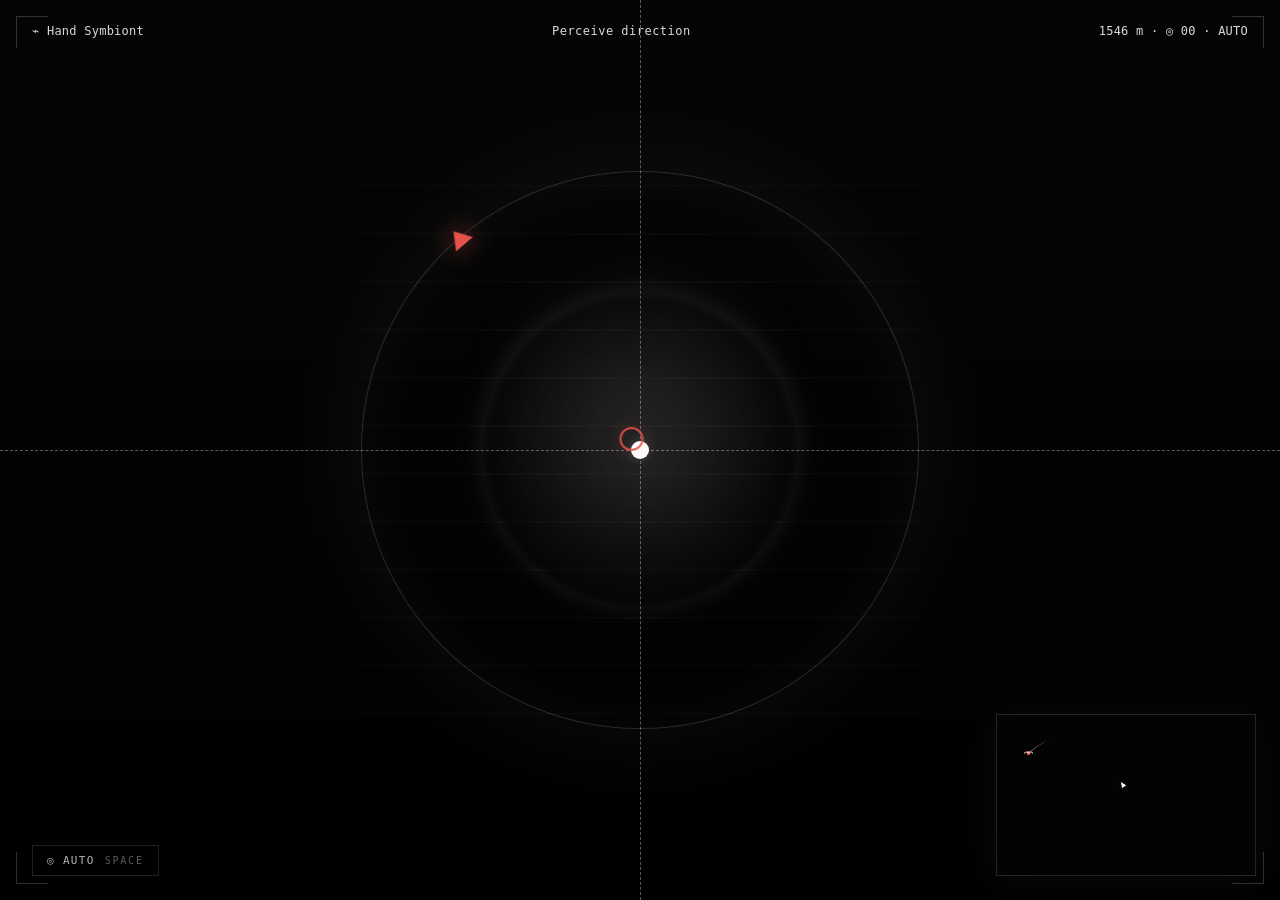
<file: hand-direction/index.html>
<!DOCTYPE html>
<html lang="en">
<head>
  <meta charset="UTF-8" />
  <meta name="viewport" content="width=device-width, initial-scale=1, viewport-fit=cover" />
  <title>Hand Symbiont — Perceive direction</title>
  <link rel="stylesheet" href="style.css" />
</head>
<body>
  <div class="cross-h"></div>
  <div class="cross-v"></div>

  <div class="hud">
    <span>⌁ Hand Symbiont</span>
    <span class="center">Perceive direction</span>
    <span id="meta">— m · ◎ tracking</span>
  </div>

  <div class="stage">
    <div class="compass" id="compass">
      <div class="ring"></div>
      <div class="arrow-orbit" id="arrowOrbit">
        <div class="arrow"></div>
      </div>
      <div class="traction" id="traction"></div>
      <div class="player"></div>
    </div>
  </div>

  <div class="frame-corner top-left"></div>
  <div class="frame-corner top-right"></div>
  <div class="frame-corner bottom-left"></div>
  <div class="frame-corner bottom-right"></div>

  <div class="minimap-wrap">
    <canvas id="minimap" width="520" height="324"></canvas>
  </div>

  <button id="modeToggle" class="mode-toggle" type="button">
    <span class="label">◎ AUTO</span>
    <span class="key">SPACE</span>
  </button>

  <script src="app.js" defer></script>
</body>
</html>
</file>
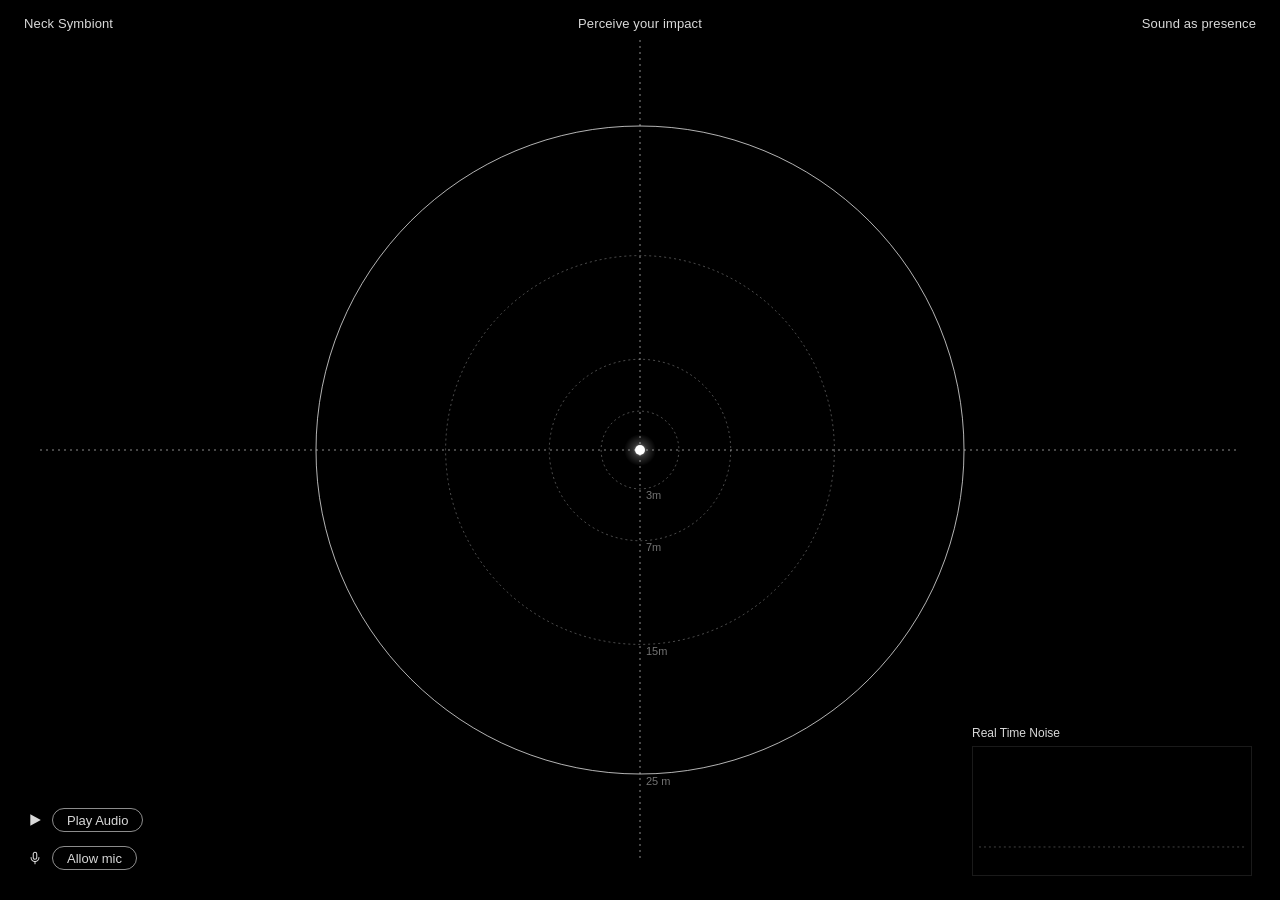
<file: neck-audio/index.html>
<!doctype html>
<html lang="en">
  <head>
    <meta charset="utf-8" />
    <meta
      name="viewport"
      content="width=device-width, initial-scale=1, viewport-fit=cover"
    />
    <title>Neck Symbiont — Perceive your impact</title>
    <link rel="stylesheet" href="style.css" />
  </head>
  <body>
    <div class="app">
      <header class="topbar">
        <span class="left">Neck Symbiont</span>
        <span class="center">Perceive your impact</span>
        <span class="right">Sound as presence</span>
      </header>

      <canvas id="radial-canvas"></canvas>

      <section class="ministrip">
        <div class="label">Real Time Noise</div>
        <canvas id="linear-canvas"></canvas>
      </section>

      <section class="controls">
        <button class="btn" id="btn-play" type="button">
          <svg class="icon" viewBox="0 0 12 12" aria-hidden="true">
            <polygon points="2,1 11,6 2,11" fill="currentColor"></polygon>
          </svg>
          <span class="label">Play Audio</span>
        </button>
        <button class="btn" id="btn-mic" type="button">
          <svg class="icon" viewBox="0 0 16 16" aria-hidden="true">
            <rect x="6" y="1.5" width="4" height="8" rx="2" fill="none" stroke="currentColor" stroke-width="1.2"/>
            <path d="M3.5 7.5 a4.5 4.5 0 0 0 9 0" fill="none" stroke="currentColor" stroke-width="1.2" stroke-linecap="round"/>
            <line x1="8" y1="12" x2="8" y2="14.5" stroke="currentColor" stroke-width="1.2" stroke-linecap="round"/>
          </svg>
          <span class="label">Allow mic</span>
        </button>
      </section>

      <!-- Mobile-only: shown if the browser blocks the AudioContext from
           auto-resuming. One tap unlocks it. Hidden on desktop via CSS. -->
      <div id="start-veil" hidden>
        <button id="start-veil-btn" type="button">Tap to begin</button>
      </div>
    </div>

    <script type="module" src="src/main.js"></script>
  </body>
</html>
</file>
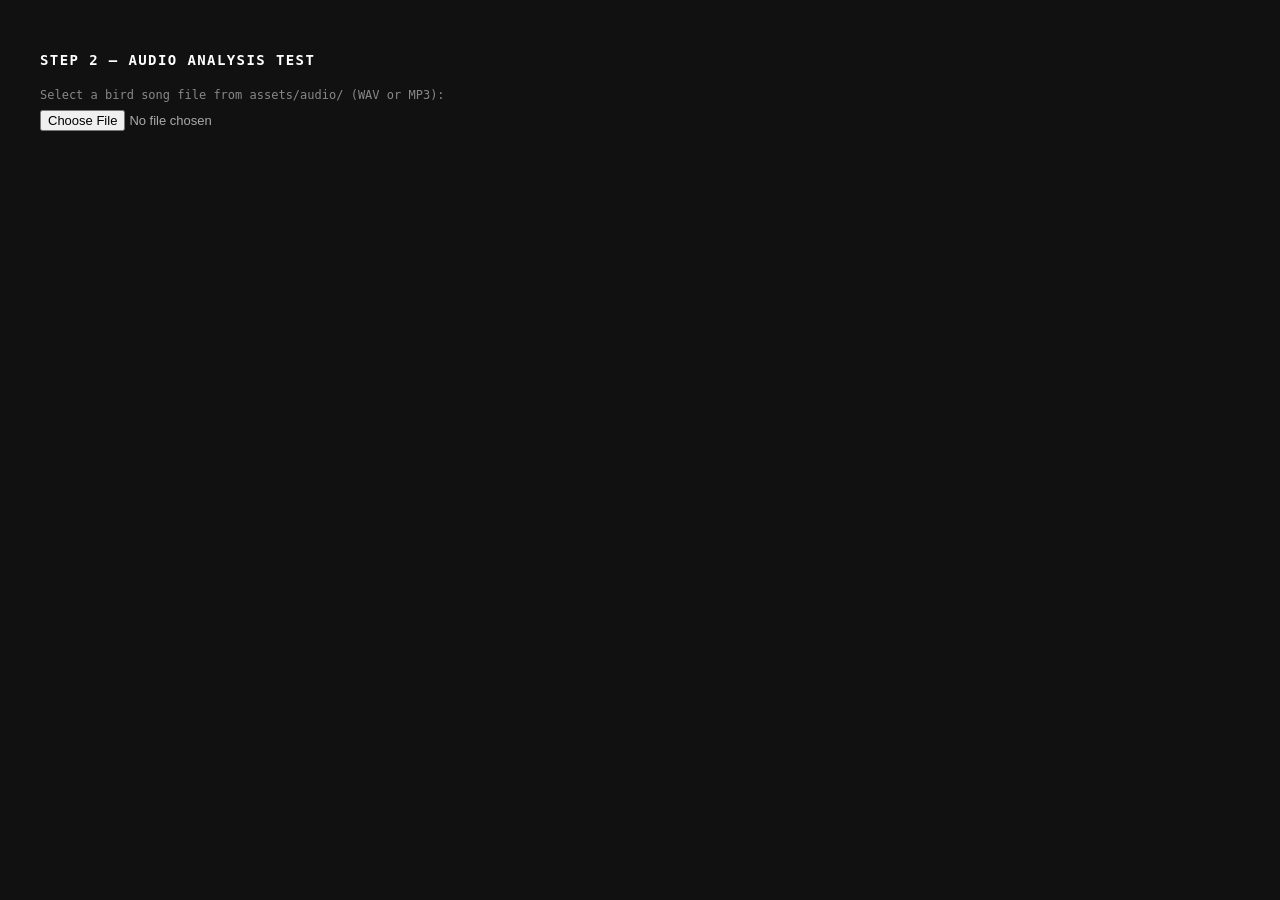
<file: bird-call_visualizer/test-audio.html>
<!DOCTYPE html>
<html lang="en">
<head>
  <meta charset="UTF-8">
  <title>Step 2 — Audio Analysis Test</title>
  <script type="importmap">
  {
    "imports": {
      "three": "https://cdn.jsdelivr.net/npm/three@0.169.0/build/three.module.js",
      "three/addons/": "https://cdn.jsdelivr.net/npm/three@0.169.0/examples/jsm/"
    }
  }
  </script>
  <style>
    body { background: #111; color: #ccc; font-family: monospace; padding: 32px; }
    h2   { color: #fff; margin-bottom: 20px; font-size: 14px; letter-spacing: .1em; }
    label { display: block; margin-bottom: 8px; font-size: 12px; color: #888; }
    input[type=file] { margin-bottom: 24px; font-size: 13px; color: #aaa; }
    #status { font-size: 12px; color: #888; margin-bottom: 16px; min-height: 18px; }
    #summary { color: #8cf; font-size: 12px; margin-bottom: 12px; }
    pre    { font-size: 11px; line-height: 1.6; color: #9d9; white-space: pre-wrap; }
  </style>
</head>
<body>
  <h2>STEP 2 — AUDIO ANALYSIS TEST</h2>
  <label>Select a bird song file from assets/audio/ (WAV or MP3):</label>
  <input type="file" id="picker" accept=".wav,.mp3">
  <div id="status"></div>
  <div id="summary"></div>
  <pre id="output"></pre>

  <script type="module">
    import { analyzeAudio } from './src/audio.js';

    const picker  = document.getElementById('picker');
    const status  = document.getElementById('status');
    const summary = document.getElementById('summary');
    const output  = document.getElementById('output');

    picker.addEventListener('change', async (e) => {
      const file = e.target.files[0];
      if (!file) return;

      status.textContent  = `Analyzing "${file.name}" …`;
      summary.textContent = '';
      output.textContent  = '';

      const t0 = performance.now();
      const arrayBuffer = await file.arrayBuffer();
      const { points } = await analyzeAudio(arrayBuffer);
      const elapsed = ((performance.now() - t0) / 1000).toFixed(2);

      // Console output (check DevTools).
      console.log(`[test] "${file.name}" → ${points.length} points in ${elapsed}s`);
      console.log('[test] first 10 points:', points.slice(0, 10));

      // Summarise the full dataset.
      const ampValues  = points.map(p => p.amplitude);
      const centValues = points.map(p => p.centroid);
      const freqValues = points.map(p => p.dominantFreq);

      const fmt2 = v => v.toFixed(4);
      const fmtHz = v => `${Math.round(v)} Hz`;
      const fmtKHz = v => `${v.toFixed(3)} kHz`;

      status.textContent = `Done in ${elapsed}s`;
      summary.innerHTML =
        `Total points : <b>${points.length}</b><br>` +
        `Duration     : <b>${points.at(-1).emissionTime.toFixed(2)}s</b><br>` +
        `Amplitude    : min ${fmt2(Math.min(...ampValues))}  max ${fmt2(Math.max(...ampValues))}<br>` +
        `Centroid     : min ${fmtKHz(Math.min(...centValues))}  max ${fmtKHz(Math.max(...centValues))}<br>` +
        `Dom. freq    : min ${fmtHz(Math.min(...freqValues))}  max ${fmtHz(Math.max(...freqValues))}`;

      // Print first 10 points to the page.
      output.textContent = 'First 10 points:\n\n' +
        points.slice(0, 10).map((p, i) =>
          `[${String(i).padStart(2)}] ` +
          `time=${p.emissionTime.toFixed(3)}s  ` +
          `timeNorm=${p.timeNorm.toFixed(4)}  ` +
          `amp=${p.amplitude.toFixed(4)}  ` +
          `centroid=${p.centroid.toFixed(3)}kHz  ` +
          `domFreq=${Math.round(p.dominantFreq)}Hz`
        ).join('\n');
    });
  </script>
</body>
</html>
</file>
<file: hand-direction/style.css>
:root {
  --bg: #000;
  --fg: #ffffff;
  --line: rgba(255, 255, 255, 0.35);
  --line-soft: rgba(255, 255, 255, 0.18);
  --accent: #e4524a;
  --accent-soft: rgba(228, 82, 74, 0.5);
}

* { margin: 0; padding: 0; box-sizing: border-box; }

html, body {
  height: 100%;
  background: radial-gradient(circle at center, rgba(255,255,255,0.08), transparent 24%),
              linear-gradient(180deg, #050505 0%, #000 100%);
  color: var(--fg);
  font-family: ui-monospace, "SF Mono", "JetBrains Mono", "Menlo", monospace;
  font-size: 12px;
  letter-spacing: 0.02em;
  overflow: hidden;
  user-select: none;
  -webkit-user-select: none;
}

/* ── HUD ───────────────────────────────────────────── */
.hud {
  position: fixed;
  top: 0; left: 0; right: 0;
  padding: 24px 32px;
  display: flex;
  justify-content: space-between;
  align-items: center;
  pointer-events: none;
  z-index: 10;
}
.hud span { opacity: 0.85; }
.hud .center { letter-spacing: 0.04em; }

/* ── Crosshair ─────────────────────────────────────── */
.cross-h, .cross-v {
  position: fixed;
  pointer-events: none;
}
.cross-h {
  left: 0; right: 0;
  top: 50%;
  border-top: 1px dashed var(--line);
}
.cross-v {
  top: 0; bottom: 0;
  left: 50%;
  border-left: 1px dashed var(--line);
}

/* ── Compass ───────────────────────────────────────── */
.stage {
  position: fixed;
  inset: 0;
  display: grid;
  place-items: center;
}
.compass {
  position: relative;
  width: min(62vh, 62vw, 640px);
  height: min(62vh, 62vw, 640px);
  background: radial-gradient(circle at 50% 40%, rgba(255,255,255,0.04), transparent 42%),
              linear-gradient(180deg, rgba(255,255,255,0.04) 1px, transparent 1px);
  background-size: 100% 100%, 48px 48px;
  background-position: 0 0, 0 0;
}
.compass::before {
  content: '';
  position: absolute;
  inset: 0;
  pointer-events: none;
  background: radial-gradient(circle, transparent 38%, rgba(255,255,255,0.03) 40%, transparent 44%);
}
.ring {
  position: absolute;
  inset: 0;
  border-radius: 50%;
  border: 1px solid rgba(255,255,255,0.16);
  box-shadow: inset 0 0 80px rgba(255,255,255,0.04), 0 0 120px rgba(255,255,255,0.06);
  background: radial-gradient(circle at center, rgba(255,255,255,0.04), transparent 42%);
}

/* Arrow rotates around the compass center via --radius (set from JS on resize). */
.arrow-orbit {
  position: absolute;
  top: 50%; left: 50%;
  width: 0; height: 0;
  transform: translate(-50%, -50%) rotate(0rad);
  transition: transform 0.18s cubic-bezier(.3,.7,.3,1);
}
.arrow {
  position: absolute;
  top: 0; left: 0;
  width: 0; height: 0;
  border-left: 11px solid transparent;
  border-right: 11px solid transparent;
  border-bottom: 17px solid var(--accent);
  transform: translate(-50%, calc(-50% - var(--radius)));
  filter: drop-shadow(0 0 12px rgba(228,82,74,0.7));
}

/* Player (white) sits at center; traction (red) leads it in the direction of motion. */
.player {
  position: absolute;
  top: 50%; left: 50%;
  width: 18px; height: 18px;
  border-radius: 50%;
  background: var(--fg);
  transform: translate(-50%, -50%);
  box-shadow: 0 0 12px rgba(255,255,255,0.18);
  transition: transform 0.18s cubic-bezier(.3,.7,.3,1), box-shadow 0.18s ease;
  z-index: 2;
}
.traction {
  position: absolute;
  top: 50%; left: 50%;
  width: 24px; height: 24px;
  border-radius: 50%;
  background: transparent;
  border: 2px solid rgba(228,82,74,0.9);
  box-shadow: 0 0 20px rgba(228,82,74,0.18);
  transform: translate(-50%, -50%);
  transition: transform 0.18s cubic-bezier(.3,.7,.3,1), box-shadow 0.18s ease;
  z-index: 3;
  will-change: transform;
}

/* ── Minimap ───────────────────────────────────────── */
.minimap-wrap {
  position: fixed;
  right: 24px;
  bottom: 24px;
  width: 260px;
  height: 162px;
  border: 1px solid rgba(255,255,255,0.14);
  background: rgba(0,0,0,0.85);
  overflow: hidden;
  box-shadow: 0 0 40px rgba(255,255,255,0.05);
}
.minimap-wrap canvas { display: block; width: 100%; height: 100%; }

/* ── Mode toggle + frame ───────────────────────────── */
.mode-toggle {
  position: fixed;
  left: 32px;
  bottom: 24px;
  display: inline-flex;
  align-items: center;
  gap: 10px;
  background: transparent;
  color: var(--fg);
  border: 1px solid rgba(255,255,255,0.18);
  font-family: inherit;
  font-size: 11px;
  letter-spacing: 0.12em;
  padding: 8px 14px;
  cursor: pointer;
  opacity: 0.7;
  transition: opacity 0.15s ease, border-color 0.15s ease, color 0.15s ease;
}
.mode-toggle:hover { opacity: 1; border-color: rgba(255,255,255,0.4); }
.mode-toggle:focus { outline: none; opacity: 1; }
.mode-toggle.cursor {
  color: var(--accent);
  border-color: var(--accent-soft);
  opacity: 1;
}
.mode-toggle .key {
  font-size: 10px;
  opacity: 0.5;
  letter-spacing: 0.18em;
}
.frame-corner {
  position: fixed;
  width: 32px;
  height: 32px;
  border: 1px solid rgba(255,255,255,0.18);
}
.frame-corner.top-left     { top: 16px;    left: 16px;  border-right: none;  border-bottom: none; }
.frame-corner.top-right    { top: 16px;    right: 16px; border-left: none;   border-bottom: none; }
.frame-corner.bottom-left  { bottom: 16px; left: 16px;  border-right: none;  border-top: none; }
.frame-corner.bottom-right { bottom: 16px; right: 16px; border-left: none;   border-top: none; }

/* ── Reach pulse ───────────────────────────────────── */
@keyframes reach {
  0%   { transform: translate(-50%, -50%) scale(1); opacity: 1; }
  100% { transform: translate(-50%, -50%) scale(6); opacity: 0; }
}
.reach-pulse {
  position: absolute;
  top: 50%; left: 50%;
  width: 22px; height: 22px;
  border-radius: 50%;
  background: var(--accent-soft);
  transform: translate(-50%, -50%);
  animation: reach 0.7s ease-out forwards;
  pointer-events: none;
}
</file>
<file: neck-audio/style.css>
:root {
  --bg: #000000;
  --surface: #0a0a0a;
  --border: rgba(255, 255, 255, 0.1);
  --text-primary: rgba(255, 255, 255, 0.85);
  --text-muted: rgba(255, 255, 255, 0.45);
  --blob-fill-center: rgba(220, 220, 220, 0.9);
  --blob-fill-mid: rgba(100, 100, 100, 0.5);
  --blob-fill-edge: rgba(30, 30, 30, 0.0);
  --blob-stroke: rgba(255, 255, 255, 0.25);
  --circle-solid: rgba(255, 255, 255, 0.7);
  --circle-dashed: rgba(255, 255, 255, 0.3);
}

* { box-sizing: border-box; }

html, body {
  margin: 0;
  padding: 0;
  height: 100%;
  background: var(--bg);
  color: var(--text-primary);
  font-family: 'Inter', 'Helvetica Neue', Arial, sans-serif;
  font-weight: 400;
  -webkit-font-smoothing: antialiased;
  overflow: hidden;
}

.app {
  position: relative;
  width: 100vw;
  height: 100vh;
}

/* Top bar */
.topbar {
  position: absolute;
  top: 0;
  left: 0;
  right: 0;
  display: flex;
  justify-content: space-between;
  align-items: center;
  padding: 16px 24px;
  font-size: 13px;
  letter-spacing: 0.01em;
  color: var(--text-primary);
  z-index: 10;
  pointer-events: none;
}

.topbar .center {
  position: absolute;
  left: 50%;
  transform: translateX(-50%);
}

.topbar .right {
  color: var(--text-primary);
}

/* Radial canvas (full-bleed) */
#radial-canvas {
  position: absolute;
  inset: 0;
  width: 100%;
  height: 100%;
  display: block;
  z-index: 1;
}

/* Real Time Noise mini-strip */
.ministrip {
  position: absolute;
  bottom: 24px;
  right: 28px;
  width: 280px;
  z-index: 6;
  pointer-events: none;
}

.ministrip .label {
  font-size: 12px;
  color: var(--text-primary);
  margin-bottom: 6px;
}

#linear-canvas {
  width: 100%;
  height: 130px;
  display: block;
  border: 1px solid var(--border);
  background: #000;
}

/* Controls */
.controls {
  position: absolute;
  bottom: 28px;
  left: 28px;
  display: flex;
  flex-direction: column;
  gap: 10px;
  z-index: 6;
}

.btn {
  display: inline-flex;
  align-items: center;
  gap: 10px;
  height: 28px;
  padding: 0 14px 0 0;
  border: none;
  background: transparent;
  color: var(--text-primary);
  font-family: inherit;
  font-size: 13px;
  cursor: pointer;
}

.btn .icon {
  width: 14px;
  height: 14px;
  flex-shrink: 0;
  color: var(--text-primary);
}

.btn .label {
  display: inline-flex;
  align-items: center;
  height: 24px;
  padding: 0 14px;
  border: 1px solid rgba(255, 255, 255, 0.55);
  border-radius: 999px;
  color: var(--text-primary);
  transition: border-color 120ms ease, color 120ms ease;
}

.btn:hover .label {
  border-color: rgba(255, 255, 255, 0.9);
  color: #fff;
}

.btn[disabled] {
  opacity: 0.4;
  cursor: default;
}

.btn.is-active .label {
  border-color: rgba(255, 255, 255, 0.95);
  color: #fff;
}

/* ── Start veil (mobile only) ────────────────────────────────────────────── */
/* Hidden on desktop entirely. On mobile it surfaces only if autoplay was
   blocked by the browser; one tap unlocks the AudioContext. */

#start-veil {
  display: none;
}

#start-veil-btn {
  appearance: none;
  background: transparent;
  border: 1px solid rgba(255, 255, 255, 0.75);
  border-radius: 999px;
  color: #fff;
  font-family: inherit;
  font-size: 14px;
  letter-spacing: 0.02em;
  padding: 12px 24px;
  cursor: pointer;
  -webkit-tap-highlight-color: transparent;
}
#start-veil-btn:hover { border-color: #fff; }

/* ── Mobile layout (≤ 640px) ─────────────────────────────────────────────── */
/* Restructure the absolute desktop layout into a vertical stack:
     topbar / radial (flex) / linear strip (smaller).
   Also hide the mic button — only the bundled demo audio is exposed here.   */

@media (max-width: 640px) {
  .app {
    /* 100dvh tracks the visible viewport (URL bar / home indicator). */
    height: 100dvh;
    display: grid;
    grid-template-rows: auto minmax(0, 1fr) auto;
    padding-top: env(safe-area-inset-top);
    padding-bottom: env(safe-area-inset-bottom);
    overscroll-behavior: none;
  }

  .topbar {
    position: static;
    padding: 10px 14px;
    font-size: 11px;
    grid-row: 1;
  }
  /* Center label is implied by left+right on a narrow screen — drop it. */
  .topbar .center { display: none; }

  /* Radial canvas becomes a normal grid item filling the middle row. */
  #radial-canvas {
    position: relative;
    inset: auto;
    width: 100%;
    height: 100%;
    grid-row: 2;
  }

  /* Linear strip: smaller than the radial, sitting below it. */
  .ministrip {
    position: static;
    bottom: auto;
    right: auto;
    width: 100%;
    padding: 6px 14px 10px;
    border-top: 1px solid var(--border);
    pointer-events: auto;
    grid-row: 3;
  }
  .ministrip .label { font-size: 11px; margin-bottom: 4px; }
  #linear-canvas { height: 90px; }

  /* Mic button is removed on mobile per the project spec. */
  #btn-mic { display: none; }

  /* Play button stays available for manual pause/resume. Position it over
     the radial section, above the linear strip. */
  .controls {
    bottom: auto;
    top: calc(env(safe-area-inset-top) + 44px);
    left: 14px;
  }
  .btn .label {
    height: 32px;        /* bigger touch target */
    padding: 0 16px;
    font-size: 13px;
  }

  /* Veil is allowed to render on mobile — JS sets [hidden] when autoplay
     succeeds and removes it when the user has tapped. */
  #start-veil {
    display: flex;
    position: absolute;
    inset: 0;
    background: rgba(0, 0, 0, 0.55);
    backdrop-filter: blur(2px);
    align-items: center;
    justify-content: center;
    z-index: 100;
  }
  #start-veil[hidden] { display: none; }
}
</file>
